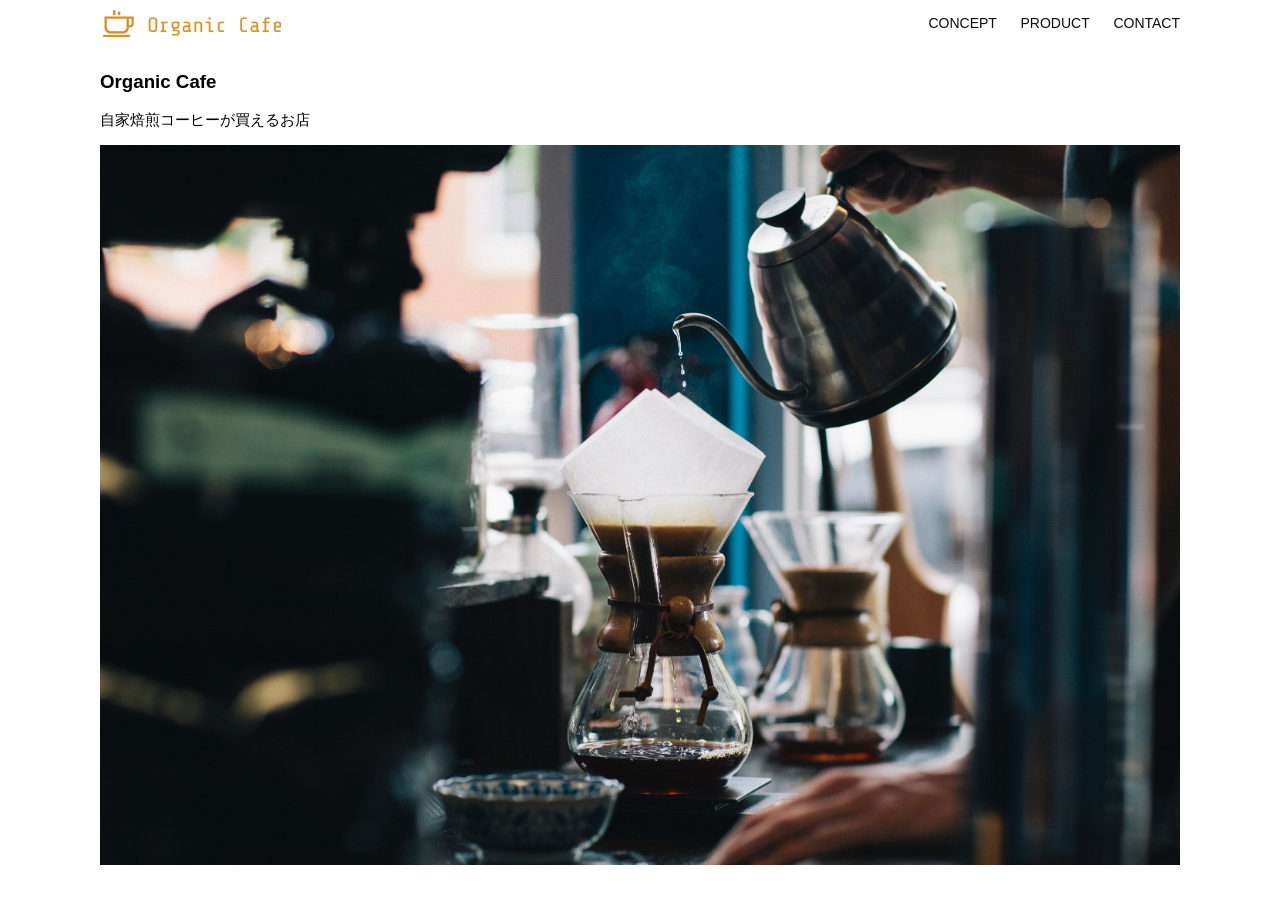
<file: kadai_013/index.html>
<!DOCTYPE html>
<html>
    <head>
        <title>Organic Cafe</title>
        <meta charset="UTF-8">
        <meta name="description" content="自家焙煎のコーヒーがお家で楽しめるOrganic Cafe">
        <meta name="viewport" content="width=device-width,initial-scale=1.0">
        <link rel="stylesheet" href="style.css">
    </head>
    <body>
        <!-- ヘッダー -->
         <header>
            <!-- ロゴ -->
            <a href="index.html" id="logo"><img src="images/logo.png" alt="トップページに戻る"></a>

            <!-- PC用ナビゲーション -->
             <nav id="nav-pc">
                    <a href="index.html#concept">CONCEPT</a>
                    <a href="index.html#product">PRODUCT</a>
                    <a href="index.html#contact">CONTACT</a>
             </nav>
        
<!-- スマホ用メニューボタン -->
 <img id="menu-sp" src="images/button-menu.png" alt="ナビゲーションを開く" onclick="document.getElementById('nav-sp').style.display = 'block'">

 <!-- スマホ用ナビゲーション-->
  <nav id="nav-sp">
    <ul>
        <li>
            <img id="close" src="images/button-close.png" alt="ナビゲーションを閉じる" onclick="document.getElementById('nav-sp').style.display = 'none'">
        </li>
        <li>
            <a id="logo-sp" href="index.html" onclick="document.getElementById('nav-sp').style.display = 'none'">
                <img src="images/logo-sp.png" alt="トップページに戻る">
            </a>
        </li>
        <li>
            <a class="menu" href="index.html#concept" onclick="document.getElementById('nav-sp').style.display = 'none'">CONCEPT</a>
        </li>
        <li>
            <a class="menu" href="index.html#product" onclick="document.getElementById('nav-sp').style.display = 'none'">PRODUCT</a>
        </li>
        <li><a class="menu" href="index.html#contact" onclick="document.getElementById('nav-sp').style.display = 'none'">CONTACT</a>
        </li>
    </ul>
  </nav>
  </header>
   <main>
            <article>
                <!-- メインビジュアル -->
                 <section id="main-visual">
                    <div id="main-message">
                        <h1>Organic Cafe</h1>
                        <p>自家焙煎コーヒーが買えるお店</p>
                    </div>
                    <img src="images/main-image.jpg" alt="コーヒーを淹れる様子">
                 </section>
            </article>
           </main>
  </body>
  </html>
</file>
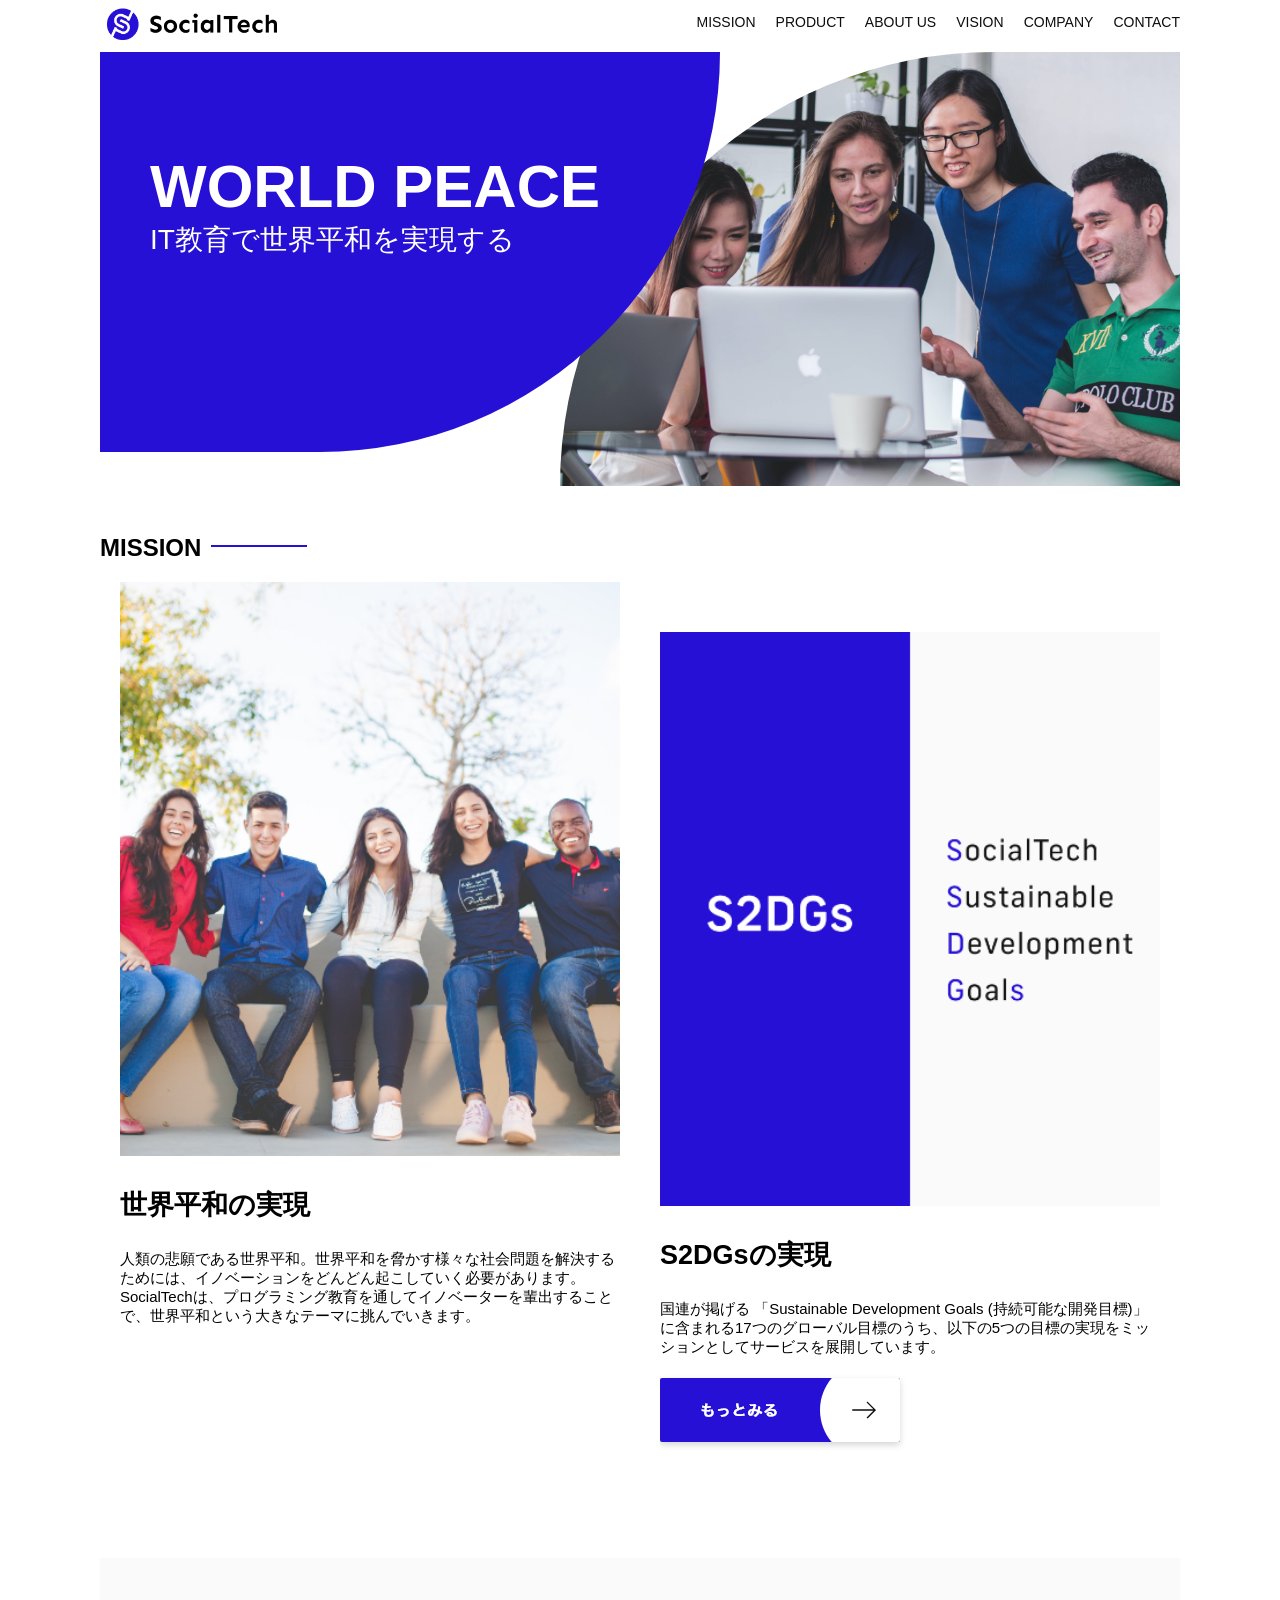
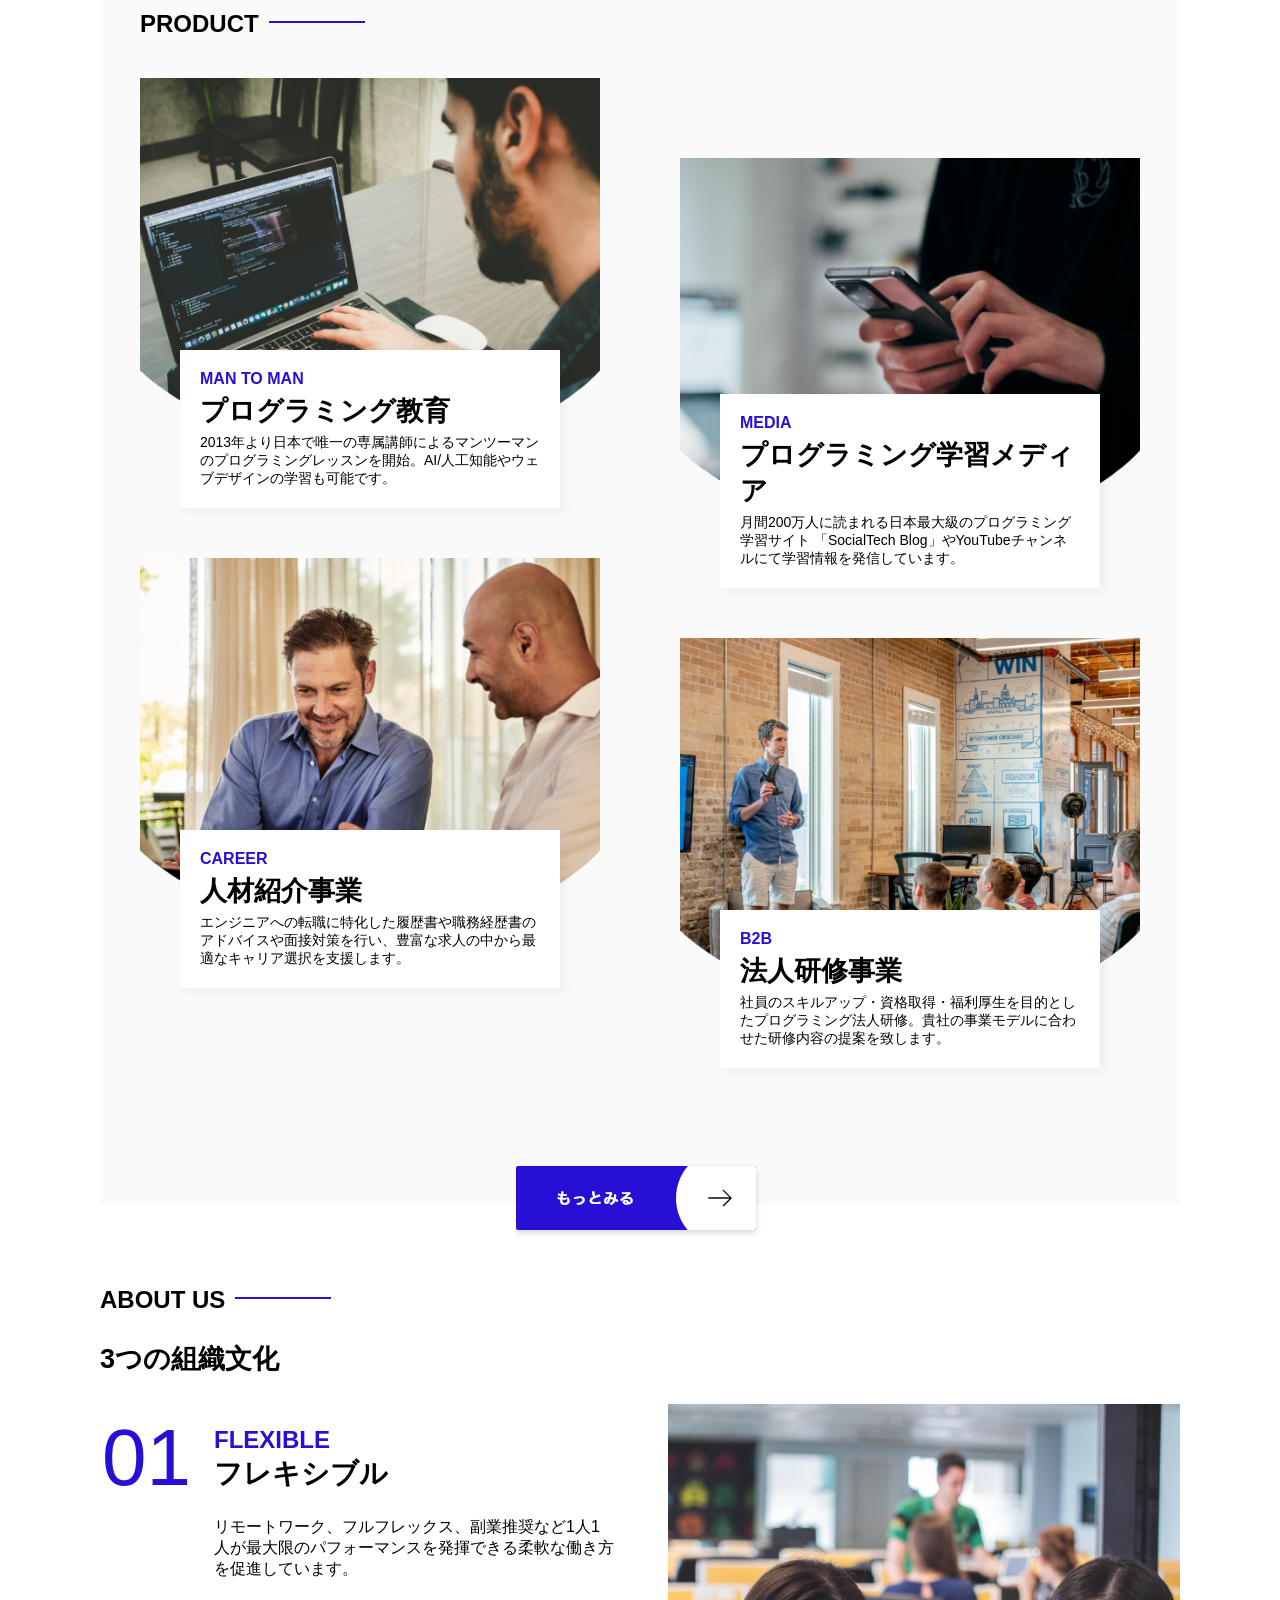
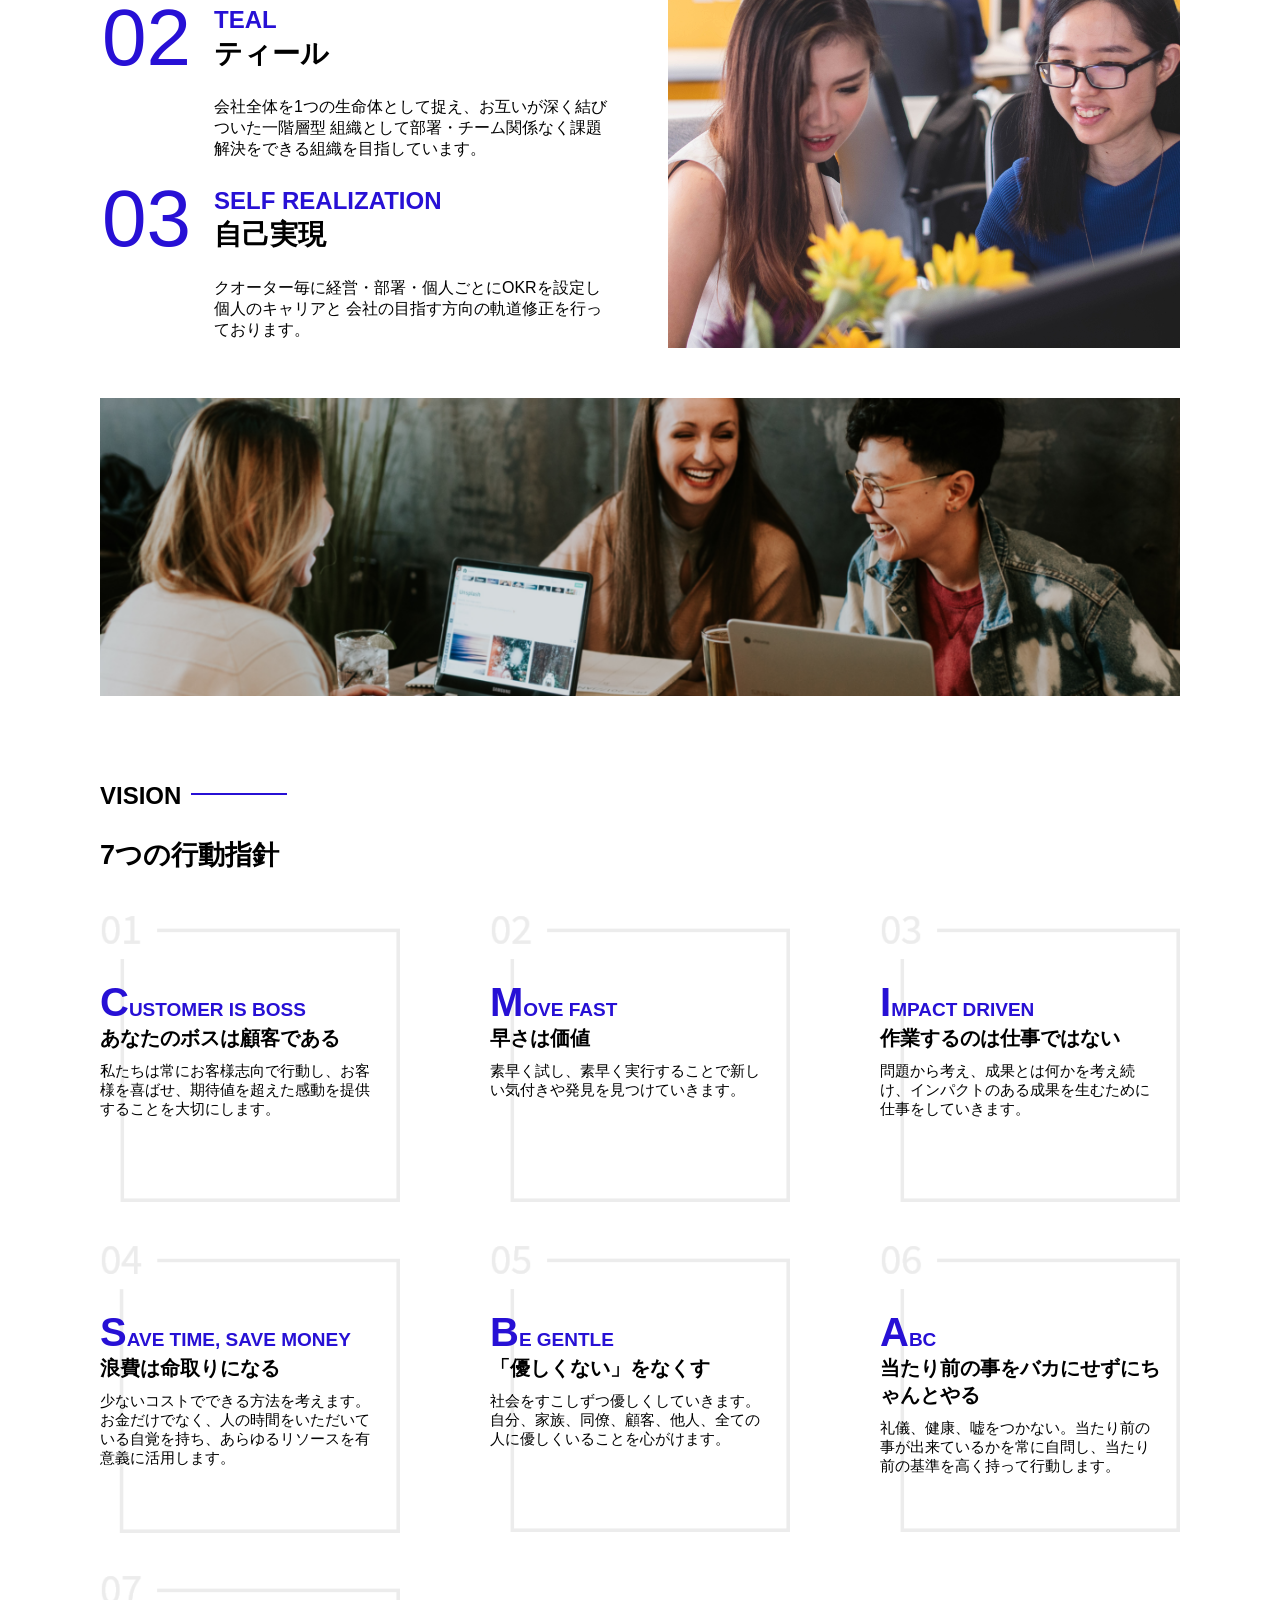
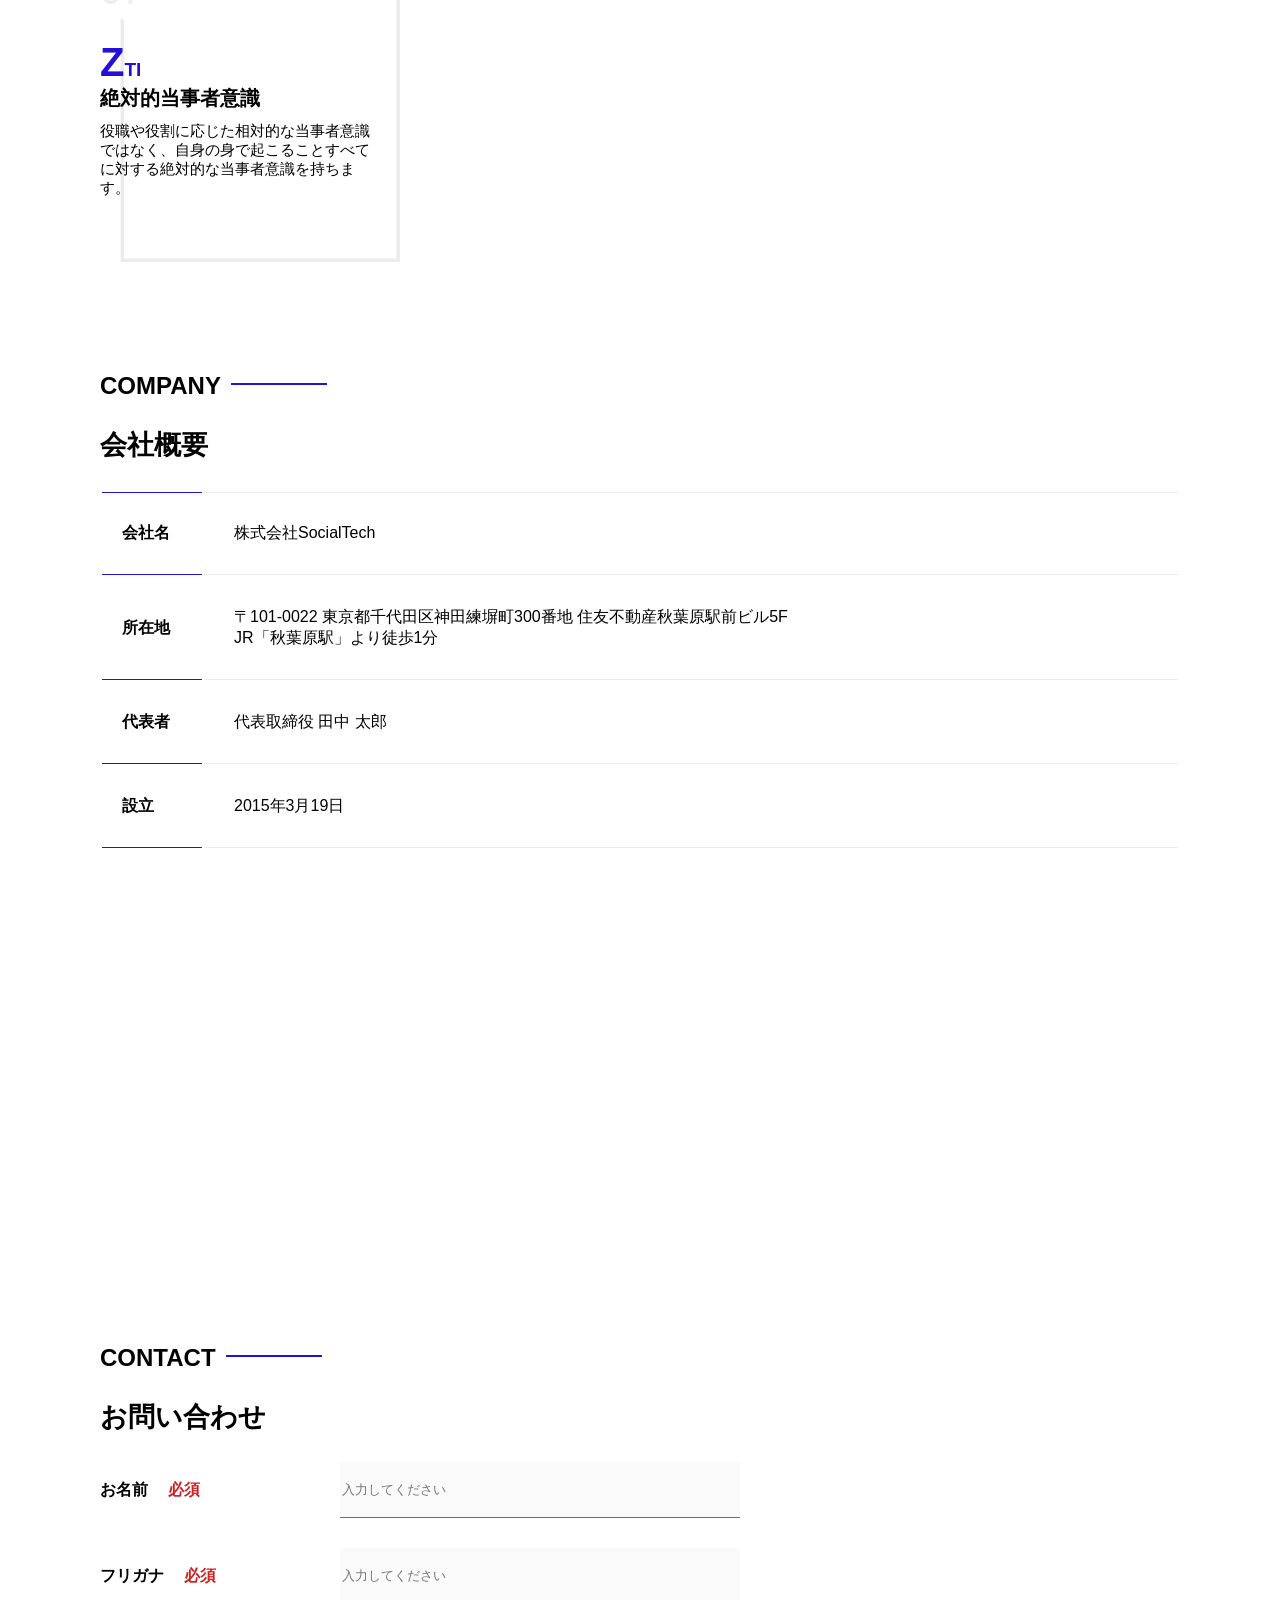
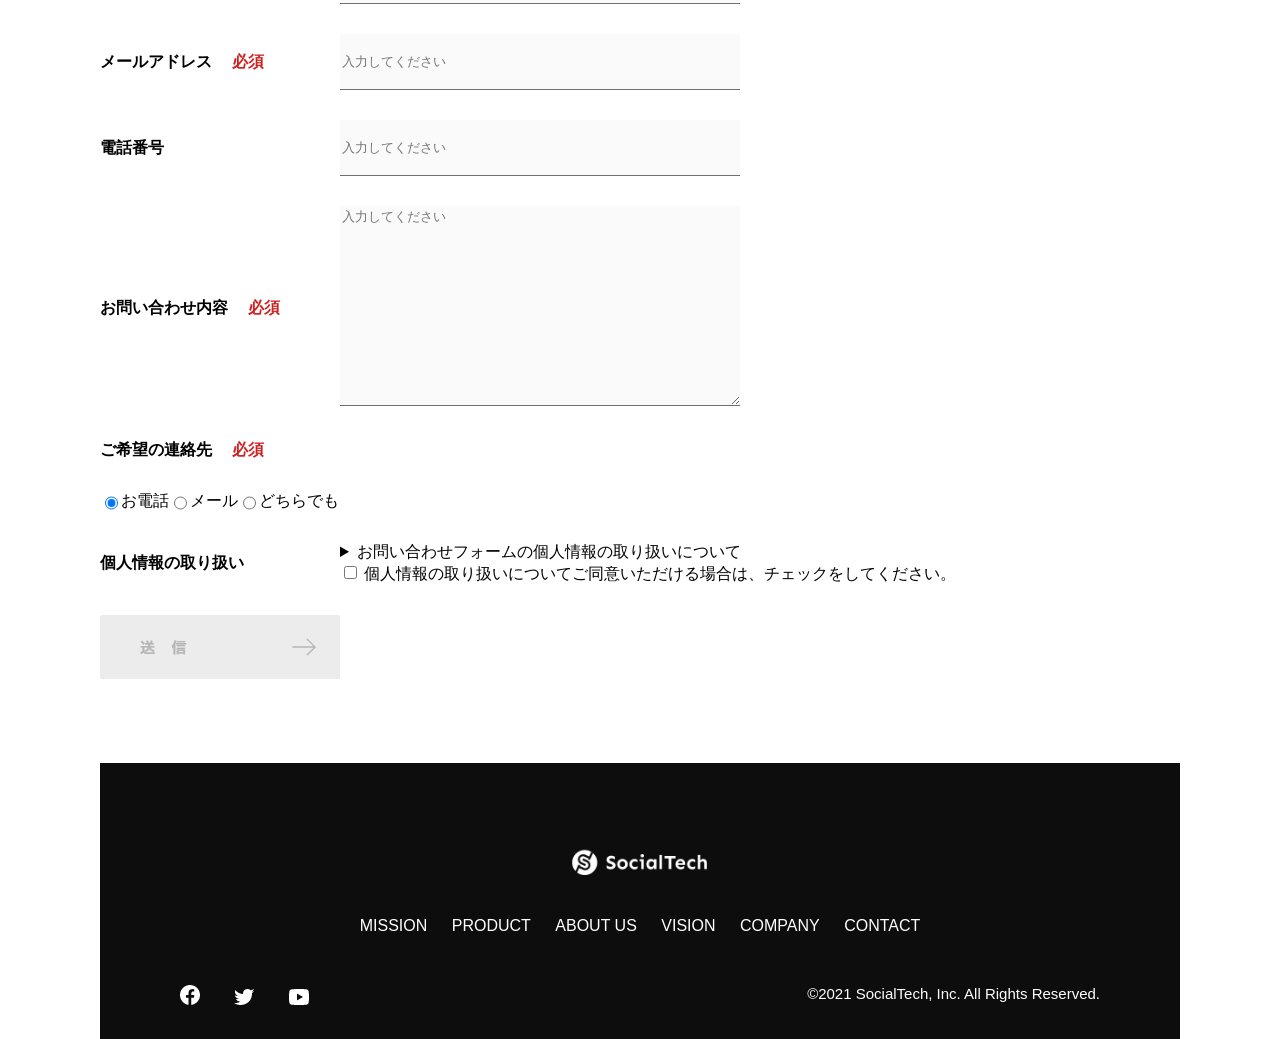
<file: kadai_tutorial_output/index.html>
<!DOCTYPE html>
<html>
<head>
    <title>SocialTech</title>
    <meta charset="UTF-8">
    <meta name="description" content="SocialTechはEdTech業界のリーディングカンパニーを目指します。">
    <meta name="viewport" content="width=device-width, initial-scale=1.0">
    <link rel="stylesheet" href="style.css">
</head>
<body>
    <!-- ヘッダー -->
    <header>
        <!-- ロゴ -->
        <a href="index.html" id="logo"><img src="images/logo.png" alt="トップページに戻る">
        </a>
        <!-- PC用ナビゲーション -->
        <nav id="nav-pc">
            <ul>
                <li><a href="mission.html">MISSION</a></li>
                <li><a href="product.html">PRODUCT</a></li>
                <li><a href="index.html#aboutus">ABOUT US</a></li>
                <li><a href="index.html#vision">VISION</a></li>
                <li><a href="index.html#company">COMPANY</a></li>
                <li><a href="index.html#contact">CONTACT</a></li>
            </ul>
        </nav>
         <!-- スマホ用メニューボタン -->
          <button id="menu-sp" onclick="document.getElementById('nav-sp').style.display = 'block'">
            <img src="images/button-menu.png" alt="ナビゲーションを開く">
          </button>
         <!-- スマホ用ナビゲーション -->
          <div id="nav-sp">
            <button id="close" onclick="document.getElementById('nav-sp').style.display = 'none'">
                <img src="images/button-close.png" alt="ナビゲーションを閉じる">
            </button>

            <nav>
                <ul>
                    <li> <a id="logo-sp" href="index.html" onclick="document.getElementById('nav-sp').style.display = 'none'"><img src="images/logo-sp.png" alt="トップページに戻る"></a>
                    </li>
                    <li><a class="menu" href="mission.html" onclick="document.getElementById('nav-sp').style.display = 'none'">MISSION</a></li>
                    <li><a class="menu" href="product.html" onclick="document.getElementById('nav-sp').style.display = 'none'">PRODUCT</a></li>
                    <li><a class="menu" href="index.html#aboutus" onclick="document.getElementById('nav-sp').style.display = 'none'">ABOUT US</a></li>
                    <li><a class="menu" href="index.html#vision" onclick="document.getElementById('nav-sp').style.display = 'none'">VISION</a></li>
                    <li><a class="menu" href="index.html#company" onclick="document.getElementById('nav-sp').style.display = 'none'">COMPANY</a></li>
                    <li><a class="menu" href="index.html#contact" onclick="document.getElementById('nav-sp').style.display = 'none'">CONTACT</a></li>
                </ul>
            </nav>
            <div id="sns">
                <a href="https://www.facebook.com/sejuku2013">
                    <img src="images/button-facebook.png" alt="Facebookのリンク">
                </a>
                <a href="https://twitter.com/samuraijuku">
                    <img src="images/button-twitter.png" alt="Twitterのリンク">
                </a>
                <a href="https://www.youtube.com/channel/UCCFOQO5aDK0xXam4cUQXT8g">
                    <img src="images/button-youtube.png" alt="YouTubeのリンク">
                </a>
            </div>
          </div>
    </header>
    <main>
        <article>
            <!-- メインビジュアル -->
             <section id="main-visual">
                <div id="main-message">
                    <h1>WORLD PEACE</h1>
                    <p>IT教育で世界平和を実現する</p>
                </div>
                <img src="images/index/index-main.png" alt="PCの周りに集まる多国籍の仲間たち">
             </section>
             <!-- ミッション -->
              <section id="mission">
                <h2 class="index-h2">MISSION</h2>
                <div id="mission-flex">
                    <div>
                        <img id="mission-photo" src="images/index/index-mission.png" alt="屋外のベンチで写真を撮影する多国籍の仲間たち">
                        <h3>世界平和の実現</h3>
                        <p>
                            人類の悲願である世界平和。世界平和を脅かす様々な社会問題を解決するためには、イノベーションをどんどん起こしていく必要があります。SocialTechは、プログラミング教育を通してイノベーターを輩出することで、世界平和という大きなテーマに挑んでいきます。
                        </p>
                    </div>
                    <div>
                        <img id="s2dgs" src="images/index/s2dgs.png" alt="S2DGs">
                        <h3>S2DGsの実現</h3>
                        <p>国連が掲げる 「Sustainable Development Goals (持続可能な開発目標)」に含まれる17つのグローバル目標のうち、以下の5つの目標の実現をミッションとしてサービスを展開しています。</p>
                        <a href="mission.html">
                            <img src="images/button-more.png" alt="もっとみる">
                        </a>
                    </div>
                </div>
              </section>
              <!-- プロダクト -->
               <section id="product">
                 <h2 class="index-h2">PRODUCT</h2>
                  <div class="product-flex">
                    <div id="product-left">
                        <div>
                                <img class="product-photo" src="images/index/index-mantoman.png" alt="PCでコードを書く男性">
                                <div class="product-explain">                          
                                    <span>MAN TO MAN</span>
                                    <h3>プログラミング教育</h3>
                                    <p>2013年より日本で唯一の専属講師によるマンツーマンのプログラミングレッスンを開始。AI/人工知能やウェブデザインの学習も可能です。</p>
                                  </div> 
                                </div>
                                <div>
                            <img class="product-photo" src="images/index/index-career.png" alt="笑顔で話し合う2人の男性">
                            <div class="product-explain">
                                <span>CAREER</span>
                                <h3>人材紹介事業</h3>
                                <p>エンジニアへの転職に特化した履歴書や職務経歴書のアドバイスや面接対策を行い、豊富な求人の中から最適なキャリア選択を支援します。</p>
                            </div>                    
                        </div>
                    </div>
                    <div id="product-right">
                        <div>
                     <img class="product-photo" src="images/index/index-media.png" alt="スマートフォンを操作する人">
                     <div class="product-explain">
                        <span>MEDIA</span>
                        <h3>プログラミング学習メディア</h3>
                        <p>月間200万人に読まれる日本最大級のプログラミング学習サイト 「SocialTech Blog」やYouTubeチャンネルにて学習情報を発信しています。</p>
                    </div>
                  </div>
                  <div> 
                    <img class="product-photo" src="images/index/index-b2b.png" alt="講演中の男性とそれを聴く人々">
                    <div class="product-explain">
                    <span>B2B</span>
                    <h3>法人研修事業</h3>
                    <p>社員のスキルアップ・資格取得・福利厚生を目的としたプログラミング法人研修。貴社の事業モデルに合わせた研修内容の提案を致します。</p>
                  </div>
                </div>
              </div>
            </div>
            <div id="product-more">
                <a href="product.html">
                    <img src="images/button-more.png" alt="もっとみる">
                </a>
            </div>
          </section>
          <!-- ABOUT US -->
           <section id="aboutus">
            <h2 class="index-h2">ABOUT US</h2>
            <h3>3つの組織文化</h3>
            <div>
              <table class="culture-table">
                <tr>
                    <td class="culture-num" >01</td>
                    <th><span class="culture-en">FLEXIBLE</span><br>フレキシブル</th>
                </tr>
                <tr>
                    <td>
                        <!--空白のセル-->
                    </td>
                    <td class="culture-description">リモートワーク、フルフレックス、副業推奨など1人1人が最大限のパフォーマンスを発揮できる柔軟な働き方を促進しています。</td>
                </tr>
                <tr>
                    <td class="culture-num">02</td>
                    <th><span class="culture-en">TEAL</span><br>ティール</th>
                </tr>
                <tr>
                    <td>
                        <!--空のセル-->
                    </td>
                    <td class="culture-description">会社全体を1つの生命体として捉え、お互いが深く結びついた一階層型 組織として部署・チーム関係なく課題解決をできる組織を目指しています。</td>
                </tr>
                <tr>
                    <td class="culture-num">03</td>
                    <th><span class="culture-en">SELF REALIZATION</span><br>自己実現</th>
                </tr>
                 <tr>
                    <td>
                        <!--空白のセル-->
                    </td>
                    <td class="culture-description">クオーター毎に経営・部署・個人ごとにOKRを設定し個人のキャリアと 会社の目指す方向の軌道修正を行っております。</td>
                </tr>
              </table>
              <img class="culture-img" src="images/index/index-aboutus1.png" alt="笑顔で話し合う2人の女性">
            </div>
            <img class="culture-img2" src="images/index/index-aboutus2.png" alt="笑顔で話し合う3人の男女">
        </section>
    <!-- VISION -->
    <section id="vision">
        <h2 class="index-h2">VISION</h2>
        <h3>7つの行動指針</h3>
        <div>
            <div class="vision-box">
                <img src="images/index/vision-01.png" alt="01">
                <div>
                    <h4>CUSTOMER IS BOSS</h4>
                    <h5>あなたのボスは顧客である</h5>
                    <p>私たちは常にお客様志向で行動し、お客様を喜ばせ、期待値を超えた感動を提供することを大切にします。</p>
                </div>
            </div>
                <div class="vision-box">
                <img src="images/index/vision-02.png" alt="02">
                <div>
                    <h4>MOVE FAST</h4>
                    <h5>早さは価値</h5>
                    <p>素早く試し、素早く実行することで新しい気付きや発見を見つけていきます。</p>
                </div>
            </div>
            <div class="vision-box">
                <img src="images/index/vision-03.png" alt="03">
                <div>
                    <h4>IMPACT DRIVEN</h4>
                    <h5>作業するのは仕事ではない</h5>
                    <p>問題から考え、成果とは何かを考え続け、インパクトのある成果を生むために仕事をしていきます。</p>
                </div>
            </div> 
            <div class="vision-box">
                <img src="images/index/vision-04.png" alt="04">
                <div>
                    <h4>SAVE TIME, SAVE MONEY</h4>
                    <h5>浪費は命取りになる</h5>
                    <p>少ないコストでできる方法を考えます。お金だけでなく、人の時間をいただいている自覚を持ち、あらゆるリソースを有意義に活用します。</p>
                </div>
            </div>
            <div class="vision-box">
                <img src="images/index/vision-05.png" alt="05">
                <div>
                    <h4>BE GENTLE</h4>
                    <h5>「優しくない」をなくす</h5>
                    <p>社会をすこしずつ優しくしていきます。自分、家族、同僚、顧客、他人、全ての人に優しくいることを心がけます。</p>
                </div>
            </div>
            <div class="vision-box">
                <img src="images/index/vision-06.png" alt="06">
                <div>
                    <h4>ABC</h4>
                    <h5>当たり前の事をバカにせずにちゃんとやる</h5>
                    <p>礼儀、健康、嘘をつかない。当たり前の事が出来ているかを常に自問し、当たり前の基準を高く持って行動します。</p>
                </div>
            </div><div class="vision-box">
                <img src="images/index/vision-07.png" alt="07">
                <div>
                    <h4>ZTI</h4>
                    <h5>絶対的当事者意識</h5>
                    <p>役職や役割に応じた相対的な当事者意識ではなく、自身の身で起こることすべてに対する絶対的な当事者意識を持ちます。</p>
               </div>
             </div>
        </div>
      </section>
      <!-- COMPANY -->
       <section id="company">
        <h2 class="index-h2">COMPANY</h2>
        <h3>会社概要</h3>
        <table id="company-table">
            <tr>
                <th class="tableheader tableheader-first">会社名</th>
                <td class="cell cell-first">株式会社SocialTech</td>
            </tr>
            <tr>
                <th class="tableheader">所在地</th>
                <td class="cell">〒101-0022 東京都千代田区神田練塀町300番地 住友不動産秋葉原駅前ビル5F<br>JR「秋葉原駅」より徒歩1分</td>
            </tr>
            <tr>
                <th class="tableheader">代表者</th>
                <td class="cell">代表取締役 田中 太郎</td>
            </tr>
            <tr>
                <th class="tableheader">設立</th>
                <td class="cell">2015年3月19日</td>
            </tr>
        </table>
     <iframe class="map"
    src="https://www.google.com/maps/embed?pb=!1m18!1m12!1m3!1d3240.0645507581066!2d139.7708788!3d35.7000291!2m3!1f0!2f0!3f0!3m2!1i1024!2i768!4f13.1!3m3!1m2!1s0x60188c04f0201e11%3A0x3ad1aca61e68b3f2!2z5L2P5Y-L5LiN5YuV55Sj56eL6JGJ5Y6f44OT44Or!5e0!3m2!1sja!2sjp!4v1779708481824!5m2!1sja!2sjp"  
    style="border: 0" allowfullscreen="" loading="lazy">
    </iframe>
       </section>
    <!-- お問い合わせフォーム -->
    <section id="contact">
        <h2 class="index-h2">CONTACT</h2>
        <h3>お問い合わせ</h3>
        <form>
            <div>
                <div class="contact-heading">
                    <label class="contact-label">お名前<span class="contact-span">必須</span></label>
                </div>
                <div>
                    <input type="text" name="name" placeholder="入力してください" class="contact-textbox">
                </div>
            </div>
            <div>
                <div class="contact-heading">
                    <label class="contact-label">フリガナ<span class="contact-span">必須</span></label>
                </div>
                <div>
                    <input type="text" name="hurigana" placeholder="入力してください" class="contact-textbox">
                </div>
            </div>
            <div>
            <div class="contact-heading">
                <label class="contact-label">メールアドレス<span class="contact-span">必須</span></label>
            </div>
            <div>
                <input type="text" name="email" placeholder="入力してください" class="contact-textbox">
                </div>
            </div>
            <div>
            <div class="contact-heading">
                <label class="contact-label">電話番号</label>
            </div>
            <div>
                <input type="text" name="tel" placeholder="入力してください" class="contact-textbox">
                </div>
            </div>
            <div>
                <div class="contact-heading">
                    <label class="contact-label">お問い合わせ内容<span class="contact-span">必須</span></label>
                </div>
                <div>
                    <textarea class="contact-textarea" placeholder="入力してください" name="message"></textarea>
                </div>
            </div>
            <div>
                <div class="contact-heading">
                  <label class="contact-label">ご希望の連絡先<span class="contact-span">必須</span></label></div>
            </div>
            <div>
                <input class="radiobutton" type="radio" value="tel" name="contact" checked><label>お電話</label>
                <input class="radiobutton" type="radio" value="mail" name="contact"><label>メール</label>
                <input class="radiobutton" type="radio" value="both" name="contact"><label>どちらでも</label> 
            </div>
        </div>
        <div>
            <div class="contact-heading">
                <label class="contact-label">個人情報の取り扱い</label>
            </div>
            <div>
                <details>
                    <summary>お問い合わせフォームの個人情報の取り扱いについて</summary>
                    <div>
                        <dl>
                            <dt>１．組織の名称又は氏名</dt>
                            <dd>株式会社SocialTech</dd>
                            <dt>２．個人情報保護管理者（若しくはその代理人）の氏名又は職名、所属及び連絡先</dt>
                            <dd>
                                <p>鈴木 一郎 コーポレート部</p>
                                <p>メールアドレス：samurai@example.com</p>
                                <p>TEL：03-1234-5678</p>
                            </dd>
                            <dt>３．個人情報の利用目的</dt>
                            <dd>
                                <ul>
                                    <li>・本サービス及び本サービスに関連する情報の提供又はそれらに関する連絡のため</li>
                                    <li>・ユーザーの本人確認のため</li>
                                    <li>・当社サービスのご案内のため</li>
                                    <li>・当社の商品等の広告または宣伝（電子メールによるものを含むものとします。）</li>
                                </ul>
                            </dd>
                            <dt>４．個人情報の取り扱い業務の委託</dt>
                            <dd>個人情報の取扱業務の全部または一部を外部に業務委託する場合があります。その際、弊社は、個人情報を適切に保護できる管理体制を敷き実行していることを条件として委託先を厳選したうえで、機密保持契約を委託先と締結し、お客様の個人情報を厳密に管理させます。</dd>
                            <dt>５．個人情報の開示等の請求</dt>
                            <dd>お客様は、弊社に対してご自身の個人情報の開示等（利用目的の通知、開示、内容の訂正・追加・削除、利用の停止または消去、第三者への提供の停止）に関して、当社問合わせ窓口に申し出ることができます。<br>
                         その際、弊社はお客様ご本人を確認させていただいたうえで、合理的な期間内に対応いたします。<br>
                         なお、個人情報に関する弊社問合わせ先は、次の通りです。
                        </dd>
                        <dd>
                            <p>株式会社SocialTech　個人情報問合せ窓口</p>
                            <p>〒150-0043　東京都千代田区神田練塀町300番地 住友不動産秋葉原駅前ビル5F</p>
                            <p>メールアドレス：samurai@example.com　TEL：03-1234-5678</p>
                        </dd>

                        <dt>６．個人情報を提供されることの任意性について</dt>
                        <dd>お客様がご自身の個人情報を弊社に提供されるか否かは、お客様のご判断によりますが、もしご提供されない場合には、適切なサービスが提供できない場合がありますので予めご了承ください。</dd>
                        </dl>
                    </div>
                </details>
                <input type="checkbox" name="agree">
                <span>個人情報の取り扱いについてご同意いただける場合は、チェックをしてください。</span>
            </div>
        </div>
        <input type="image" src="images/button-submit.png" alt="送信する">
        </form>
    </section>
    </article>
  </main>

  <footer>
    <div id="footer-logo">
        <img src="images/logo-sp.png" alt="SocialTech">
    </div>
    <div id="footer-link">
        <a href="mission.html">MISSION</a>
        <a href="product.html">PRODUCT</a>
        <a href="index.html#aboutus">ABOUT US</a>
        <a href="index.html#vision">VISION</a>
        <a href="index.html#company">COMPANY</a>
        <a href="index.html#contact">CONTACT</a>
    </div>
       <div id="sns-footer">
        <div class="sns-btns">
            <a href="https://www.facebook.com/sejuku2013"><img src="images/button-facebook.png" alt="Facebookのリンク"></a>
            <a href="https://twitter.com/samuraijuku"><img src="images/button-twitter.png" alt="Twitterのリンク"></a>
            <a href="https://www.youtube.com/channel/UCCFOQO5aDK0xXam4cUQXT8g"><img src="images/button-youtube.png" alt="YouTubeのリンク"></a>
        </div>
        <p id="copyright">&copy;2021 SocialTech, Inc. All Rights Reserved.</p>
       </div>
  </footer>
</body>

</html>
</file>
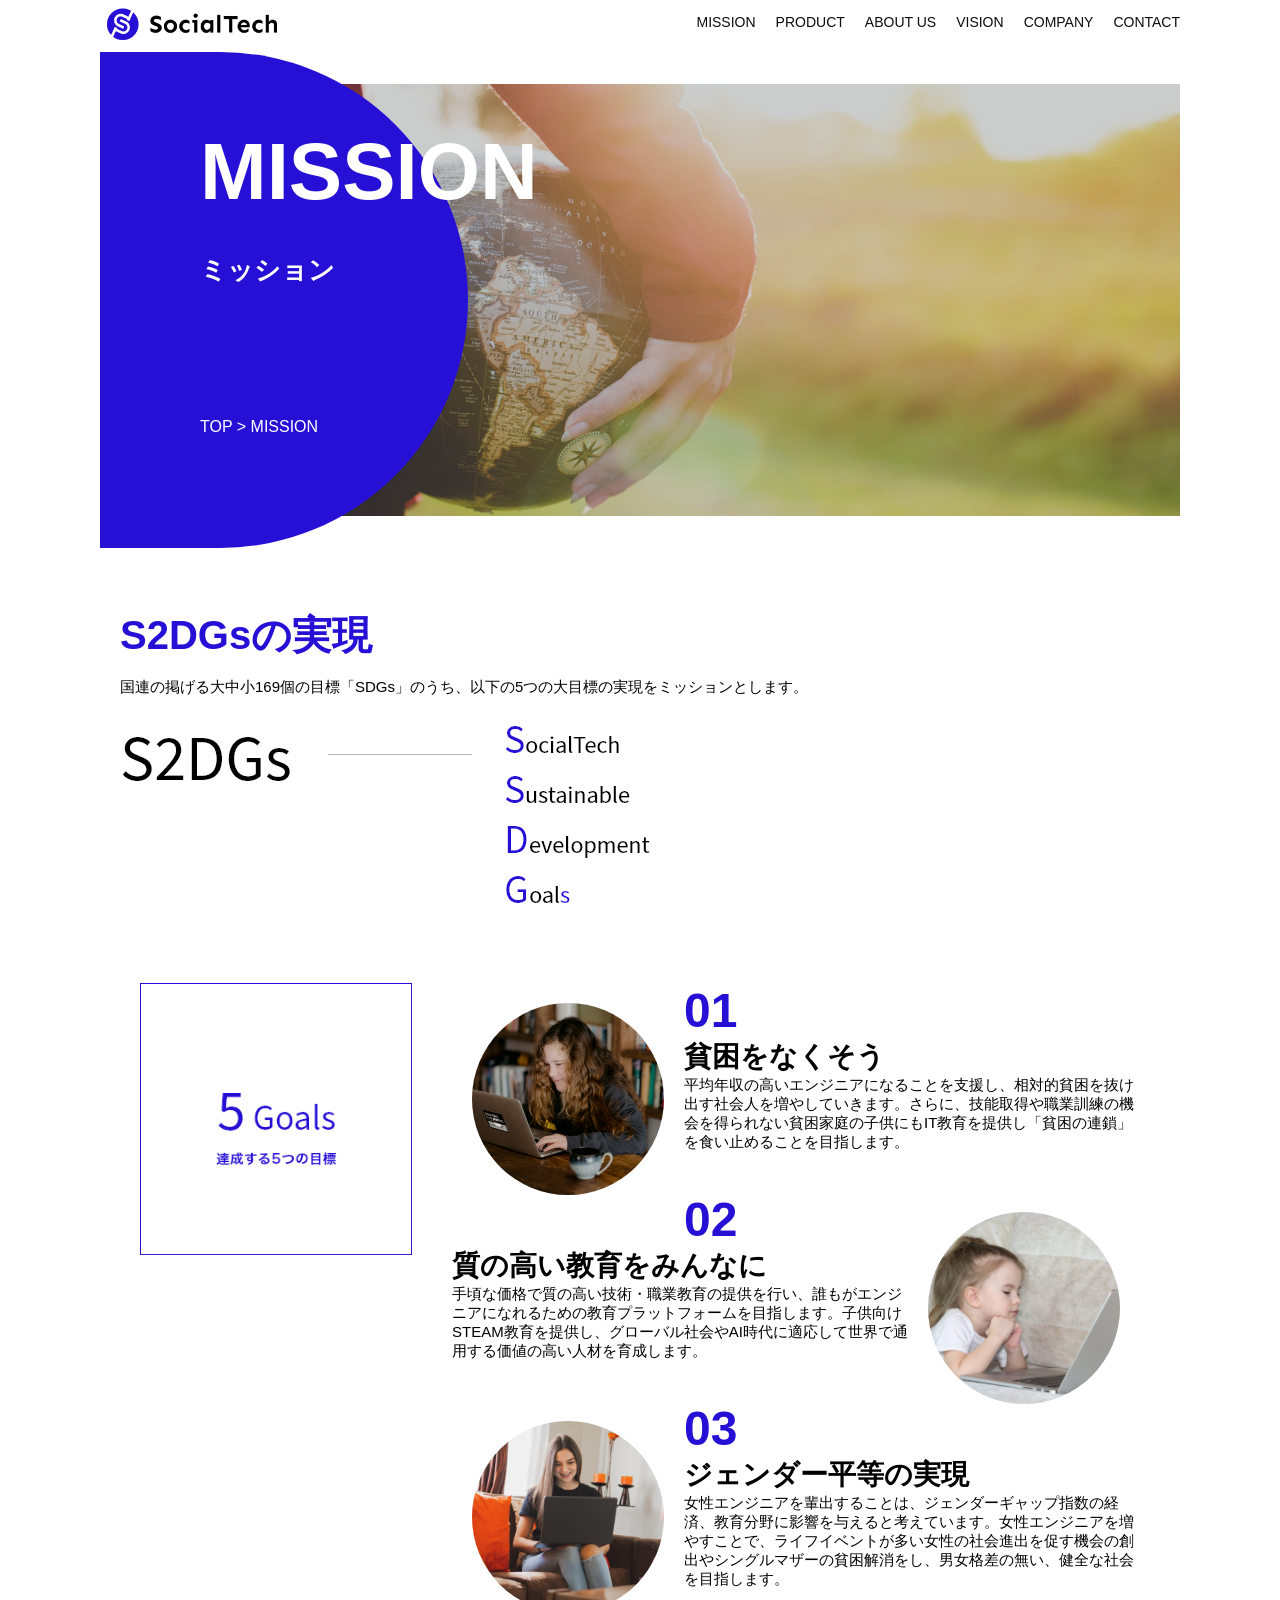
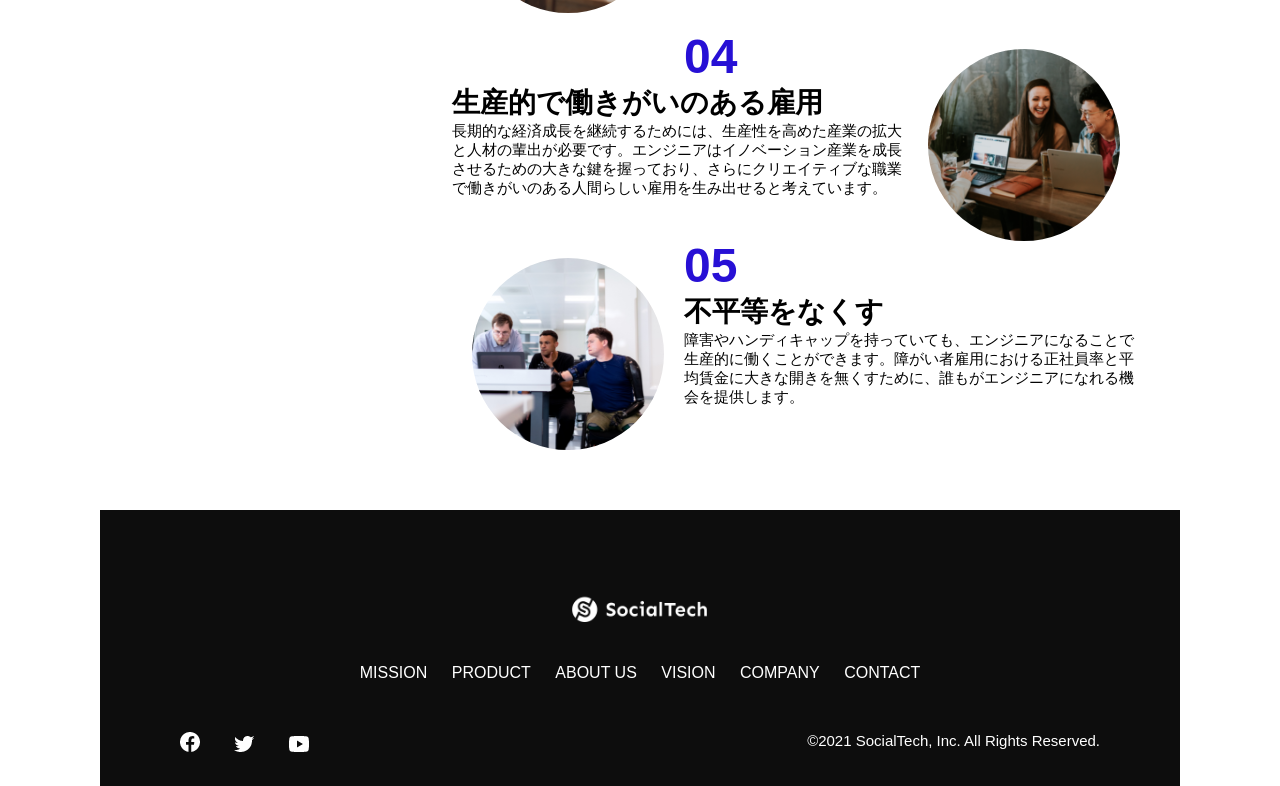
<file: kadai_tutorial_output/mission.html>
<!DOCTYPE html>
<html>
  <head>
    <title>SocialTech - MISSION ミッション -</title>
    <meta charset="utf-8">
    <meta name="description" content="SocialTechが目指す5つの目標（S2DGs）を紹介します">
    <meta name="viewport" content="width=device-width, initial-scale=1.0">
    <link rel="stylesheet" href="style.css">
  </head>

  <body>
    <!-- ヘッダー -->
    <header>
      <!-- ロゴ -->
      <a href="index.html" id="logo">
        <img src="images/logo.png" alt="トップページに戻る">
      </a>

      <!-- PC用ナビゲーション -->
      <nav id="nav-pc">
        <ul>
          <li><a href="mission.html">MISSION</a></li>
          <li><a href="product.html">PRODUCT</a></li>
          <li><a href="index.html#aboutus">ABOUT US</a></li>
          <li><a href="index.html#vision">VISION</a></li>
          <li><a href="index.html#company">COMPANY</a></li>
          <li><a href="index.html#contact">CONTACT</a></li>
        </ul>
      </nav>

      <!-- スマホ用メニューボタン -->
      <button id="menu-sp" onclick="document.getElementById('nav-sp').style.display = 'block'">
        <img src="images/button-menu.png" alt="ナビゲーションを開く">
      </button>

      <!-- スマホ用ナビゲーション -->
      <div id="nav-sp">
        <button id="close" onclick="document.getElementById('nav-sp').style.display = 'none'">
          <img src="images/button-close.png" alt="ナビゲーションを閉じる">
        </button>

        <nav>
          <ul>
            <li>
              <a id="logo-sp" href="index.html" onclick="document.getElementById('nav-sp').style.display = 'none'"><img src="images/logo-sp.png" alt="トップページに戻る"></a>
            </li>
            <li><a class="menu" href="mission.html" onclick="document.getElementById('nav-sp').style.display = 'none'">MISSION</a></li>
            <li><a class="menu" href="product.html" onclick="document.getElementById('nav-sp').style.display = 'none'">PRODUCT</a></li>
            <li><a class="menu" href="index.html#aboutus" onclick="document.getElementById('nav-sp').style.display = 'none'">ABOUT US</a></li>
            <li><a class="menu" href="index.html#vision" onclick="document.getElementById('nav-sp').style.display = 'none'">VISION</a></li>
            <li><a class="menu" href="index.html#company" onclick="document.getElementById('nav-sp').style.display = 'none'">COMPANY</a></li>
            <li><a class="menu" href="index.html#contact" onclick="document.getElementById('nav-sp').style.display = 'none'">CONTACT</a></li>
          </ul>
        </nav>
        <div id="sns">
          <a href="https://www.facebook.com/sejuku2013">
            <img src="images/button-facebook.png" alt="Facebookのリンク">
          </a>
          <a href="https://twitter.com/samuraijuku">
            <img src="images/button-twitter.png" alt="Twitterのリンク">
          </a>
          <a href="https://www.youtube.com/channel/UCCFOQO5aDK0xXam4cUQXT8g">
            <img src="images/button-youtube.png" alt="YouTubeのリンク">
          </a>
        </div>
      </div>
    </header>

    <main>
      <article>
        <section id="mission-main">
            <div class="mission-main-inner">
                <div id="mission-title">
                    <h1>MISSION<br><span>ミッション</span></h1>
                    <p>TOP > MISSION</p>
                </div>
            </div>
        </section>

        <section id="mission-s2dgs">
            <h2 class="mission-h2">S2DGsの実現</h2>
            <p>国連の掲げる大中小169個の目標「SDGs」のうち、以下の5つの大目標の実現をミッションとします。</p>
            <img src="images/mission/mission-s2dgs.png" alt="S2DGs">
        </section>

        <section id="mission-five-goals">
          <div class="five-goals-image">
            <img src="images/mission/mission-5goals.png" alt="5Goals">
          </div>
          <div class="five-goals-read">
            <div>
              <img class="fivegoals-image-left" src="images/mission/mission-5goals01.png" alt="PCを操作する女の子">
              <span class="fivegoals-number">01</span>
              <h3 class="fivegoals-h3">貧困をなくそう</h3>
              <p class="fivegoals-p">平均年収の高いエンジニアになることを支援し、相対的貧困を抜け出す社会人を増やしていきます。さらに、技能取得や職業訓練の機会を得られない貧困家庭の子供にもIT教育を提供し「貧困の連鎖」を食い止めることを目指します。</p>
            </div>
            <div>
              <img class="fivegoals-image-right" src="images/mission/mission-5goals02.png" alt="PCを見つめる小さい女の子">
              <span class="fivegoals-number">02</span>
              <h3 class="fivegoals-h3">質の高い教育をみんなに</h3>
              <p class="fivegoals-p">手頃な価格で質の高い技術・職業教育の提供を行い、誰もがエンジニアになれるための教育プラットフォームを目指します。子供向けSTEAM教育を提供し、グローバル社会やAI時代に適応して世界で通用する価値の高い人材を育成します。</p>
          </div>
            <div>
              <img class="fivegoals-image-left" src="images/mission/mission-5goals03.png" alt="PCを操作する女性">
              <span class="fivegoals-number">03</span>
              <h3 class="fivegoals-h3">ジェンダー平等の実現</h3>
              <p class="fivegoals-p">女性エンジニアを輩出することは、ジェンダーギャップ指数の経済、教育分野に影響を与えると考えています。女性エンジニアを増やすことで、ライフイベントが多い女性の社会進出を促す機会の創出やシングルマザーの貧困解消をし、男女格差の無い、健全な社会を目指します。</p>
              </div>
            <div>
              <img class="fivegoals-image-right" src="images/mission/mission-5goals04.png" alt="笑顔で話し合う3人の男女">
              <span class="fivegoals-number">04</span>
              <h3 class="fivegoals-h3">生産的で働きがいのある雇用</h3>
              <p class="fivegoals-p">長期的な経済成長を継続するためには、生産性を高めた産業の拡大と人材の輩出が必要です。エンジニアはイノベーション産業を成長させるための大きな鍵を握っており、さらにクリエイティブな職業で働きがいのある人間らしい雇用を生み出せると考えています。</p>
              </div>
              <div>
               <img class="fivegoals-image-left" src="images/mission/mission-5goals05.png" alt="障害を持つ男性が生き生きと働く様子">
               <span class="fivegoals-number">05</span>
               <h3 class="fivegoals-h3">不平等をなくす</h3>
               <p class="fivegoals-p">障害やハンディキャップを持っていても、エンジニアになることで生産的に働くことができます。障がい者雇用における正社員率と平均賃金に大きな開きを無くすために、誰もがエンジニアになれる機会を提供します。</p>
             </div>
          </div>

      </section>   
      </article>
    </main>

    <footer>
      <div id="footer-logo">
        <img src="images/logo-sp.png" alt="SocialTech">
      </div>
      <div id="footer-link">
        <a href="mission.html">MISSION</a>
        <a href="product.html">PRODUCT</a>
        <a href="index.html#aboutus">ABOUT US</a>
        <a href="index.html#vision">VISION</a>
        <a href="index.html#company">COMPANY</a>
        <a href="index.html#contact">CONTACT</a>
      </div>
      <div id="sns-footer">
        <div class="sns-btns">
          <a href="https://www.facebook.com/sejuku2013"><img src="images/button-facebook.png" alt="Facebookのリンク"></a>
          <a href="https://twitter.com/samuraijuku"><img src="images/button-twitter.png" alt="Twitterのリンク"></a>
          <a href="https://www.youtube.com/channel/UCCFOQO5aDK0xXam4cUQXT8g"><img src="images/button-youtube.png" alt="YouTubeのリンク"></a>
        </div>
        <p id="copyright">&copy;2021 SocialTech, Inc. All Rights Reserved.</p>
      </div>
    </footer>

  </body>
</html>
</file>
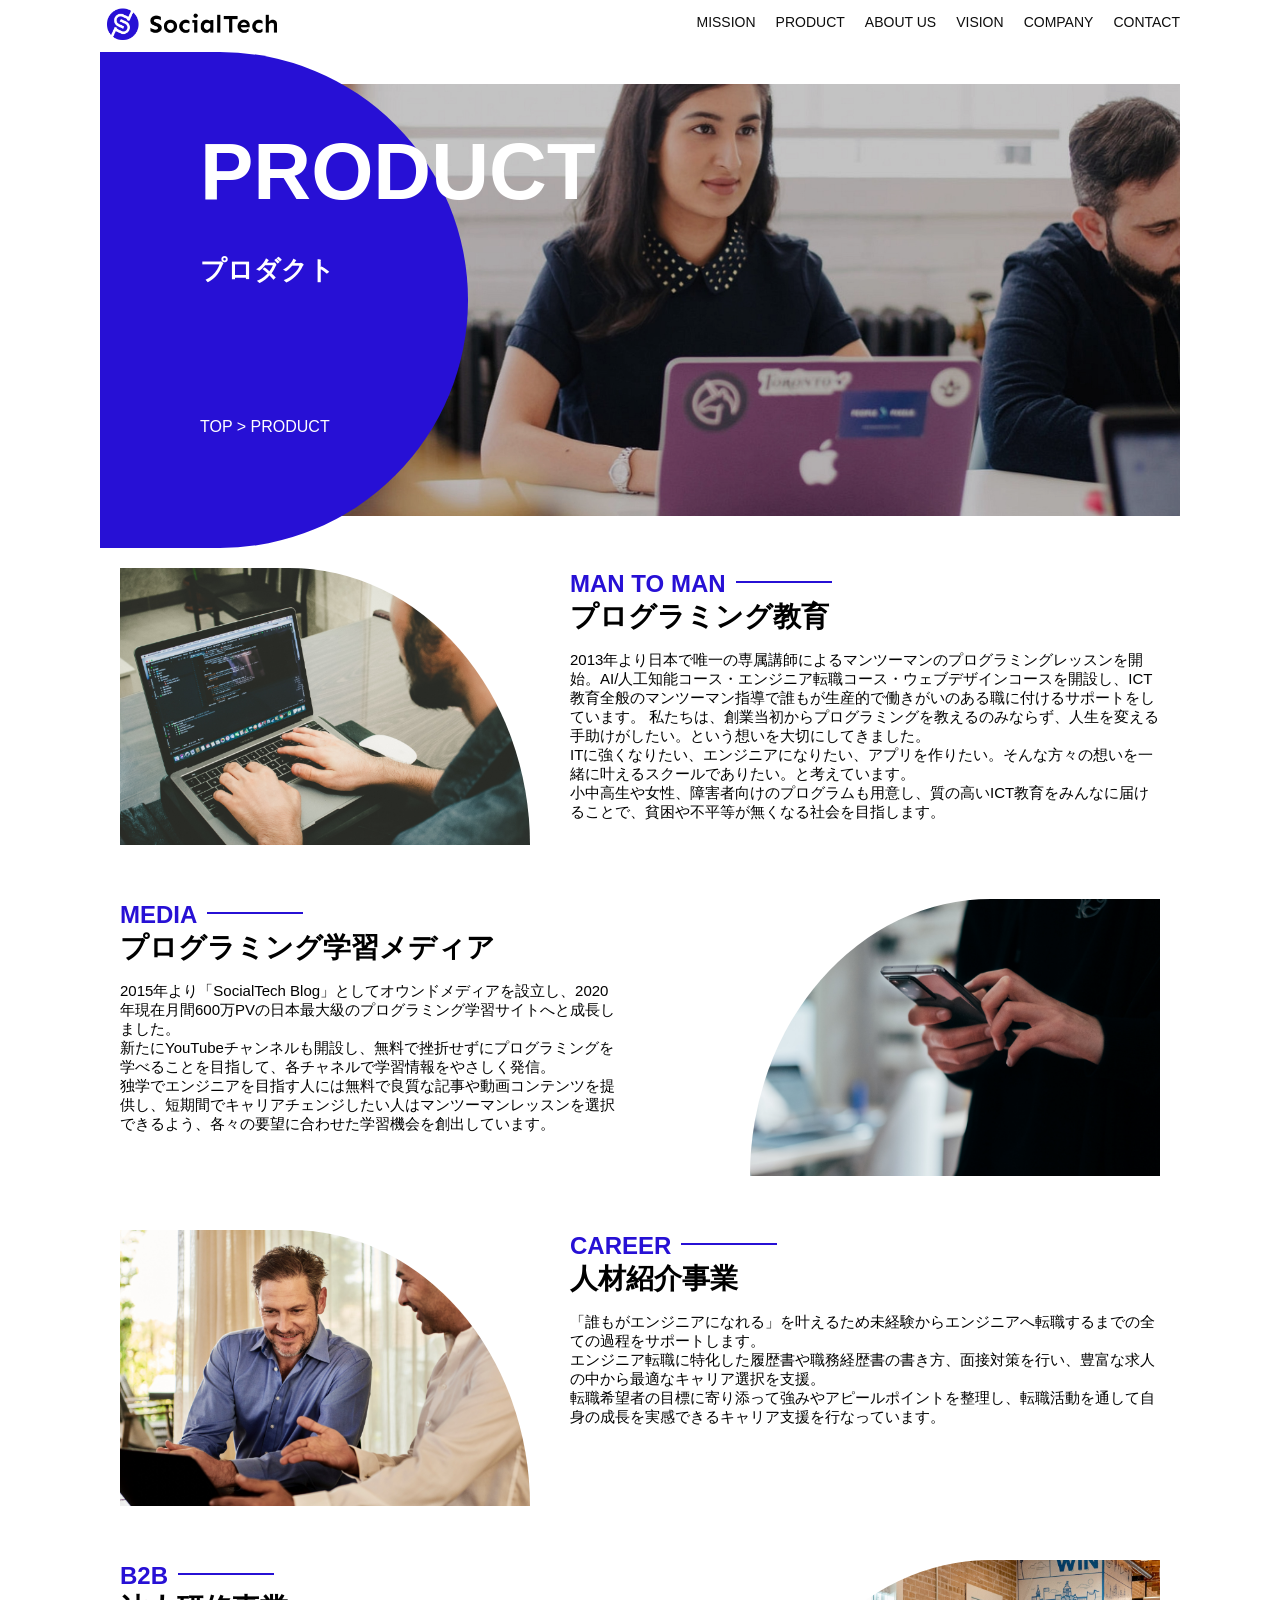
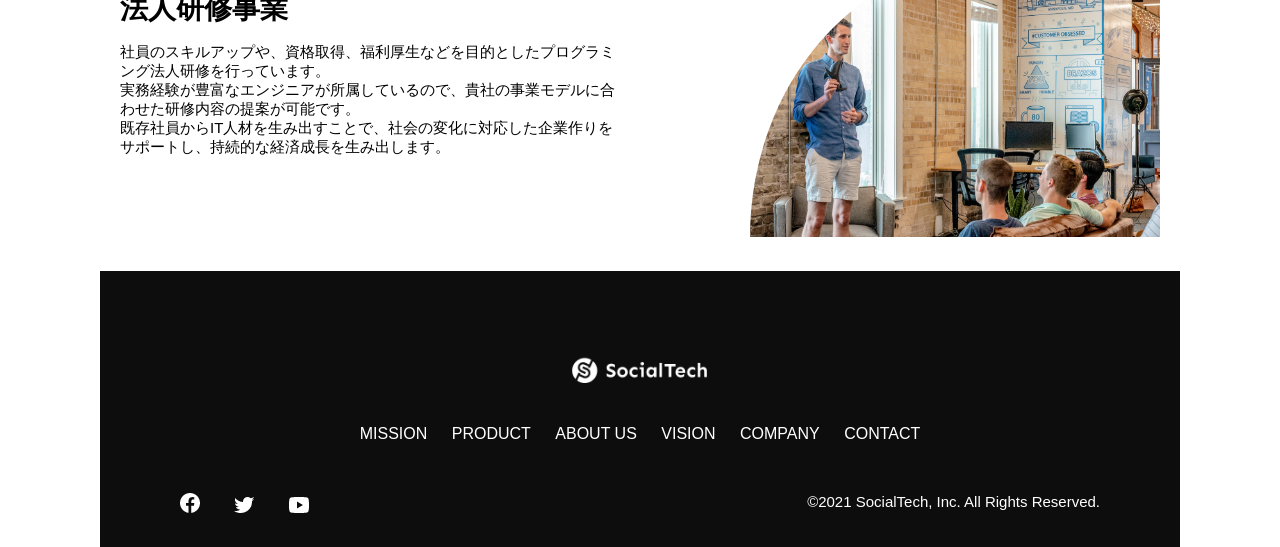
<file: kadai_tutorial_output/product.html>
<!DOCTYPE html>
<html>
<head>
    <title>SocialTech -PRODUCT プロダクト-</title>
    <meta charset="UTF-8">
    <meta name="description" content="SocialTechの4つのプロダクトを紹介します。">
    <meta name="viewport" content="width=device-width, initial-scale=1.0">
    <link rel="stylesheet" href="style.css">
</head>
<body>
    <!-- ヘッダー -->
    <header>
        <!-- ロゴ -->
        <a href="index.html" id="logo"><img src="images/logo.png" alt="トップページに戻る">
        </a>
        <!-- PC用ナビゲーション -->
        <nav id="nav-pc">
            <ul>
                <li><a href="mission.html">MISSION</a></li>
                <li><a href="product.html">PRODUCT</a></li>
                <li><a href="index.html#aboutus">ABOUT US</a></li>
                <li><a href="index.html#vision">VISION</a></li>
                <li><a href="index.html#company">COMPANY</a></li>
                <li><a href="index.html#contact">CONTACT</a></li>
            </ul>
        </nav>
         <!-- スマホ用メニューボタン -->
          <button id="menu-sp" onclick="document.getElementById('nav-sp').style.display = 'block'">
            <img src="images/button-menu.png" alt="ナビゲーションを開く">
          </button>
         <!-- スマホ用ナビゲーション -->
          <div id="nav-sp">
            <button id="close" onclick="document.getElementById('nav-sp').style.display = 'none'">
                <img src="images/button-close.png" alt="ナビゲーションを閉じる">
            </button>

            <nav>
                <ul>
                    <li> <a id="logo-sp" href="index.html" onclick="document.getElementById('nav-sp').style.display = 'none'"><img src="images/logo-sp.png" alt="トップページに戻る"></a>
                    </li>
                    <li><a class="menu" href="mission.html" onclick="document.getElementById('nav-sp').style.display = 'none'">MISSION</a></li>
                    <li><a class="menu" href="product.html" onclick="document.getElementById('nav-sp').style.display = 'none'">PRODUCT</a></li>
                    <li><a class="menu" href="index.html#aboutus" onclick="document.getElementById('nav-sp').style.display = 'none'">ABOUT US</a></li>
                    <li><a class="menu" href="index.html#vision" onclick="document.getElementById('nav-sp').style.display = 'none'">VISION</a></li>
                    <li><a class="menu" href="index.html#company" onclick="document.getElementById('nav-sp').style.display = 'none'">COMPANY</a></li>
                    <li><a class="menu" href="index.html#contact" onclick="document.getElementById('nav-sp').style.display = 'none'">CONTACT</a></li>
                </ul>
            </nav>
            <div id="sns">
                <a href="https://www.facebook.com/sejuku2013">
                    <img src="images/button-facebook.png" alt="Facebookのリンク">
                </a>
                <a href="https://twitter.com/samuraijuku">
                    <img src="images/button-twitter.png" alt="Twitterのリンク">
                </a>
                <a href="https://www.youtube.com/channel/UCCFOQO5aDK0xXam4cUQXT8g">
                    <img src="images/button-youtube.png" alt="YouTubeのリンク">
                </a>
            </div>
          </div>
    </header>

    <main>
        <article>
            <section id="product-main">
                <div class="product-main-inner">
                    <div id="product-title">
                        <h1>PRODUCT<br><span>プロダクト</span></h1>
                        <p>TOP > PRODUCT</p>
                    </div>
                </div>
            </section>

            <section class="product-section product-section-left">
                <div class="product-section-img">
                    <img src="images/product/product-mantoman.png" alt="PCでコードを書く男性">
                </div>
                <div class="product-read">
                    <h2 class="product-h2">MAN TO MAN</h2>
                    <h3 class="product-h3">プログラミング教育</h3>
                    <p>
                      2013年より日本で唯一の専属講師によるマンツーマンのプログラミングレッスンを開始。AI/人工知能コース・エンジニア転職コース・ウェブデザインコースを開設し、ICT教育全般のマンツーマン指導で誰もが生産的で働きがいのある職に付けるサポートをしています。 私たちは、創業当初からプログラミングを教えるのみならず、人生を変える手助けがしたい。という想いを大切にしてきました。<br>ITに強くなりたい、エンジニアになりたい、アプリを作りたい。そんな方々の想いを一緒に叶えるスクールでありたい。と考えています。<br>小中高生や女性、障害者向けのプログラムも用意し、質の高いICT教育をみんなに届けることで、貧困や不平等が無くなる社会を目指します。
                    </p>
                </div>
            </section>

            <section class="product-section product-section-right">
                <div class="product-read">
                    <h2 class="product-h2">MEDIA</h2>
                    <h3 class="product-h3">プログラミング学習メディア</h3>
                    <p>
                        2015年より「SocialTech Blog」としてオウンドメディアを設立し、2020年現在月間600万PVの日本最大級のプログラミング学習サイトへと成長しました。<br>新たにYouTubeチャンネルも開設し、無料で挫折せずにプログラミングを学べることを目指して、各チャネルで学習情報をやさしく発信。<br>独学でエンジニアを目指す人には無料で良質な記事や動画コンテンツを提供し、短期間でキャリアチェンジしたい人はマンツーマンレッスンを選択できるよう、各々の要望に合わせた学習機会を創出しています。</p>
                </div>
                <div class="product-section-img">
                    <img src="images/product/product-media.png" alt="スマートフォンを操作する人">
                </div>
            </section>
            <section class="product-section product-section-left">
                <div class="product-section-img">
                    <img src="images/product/product-career.png" alt="笑顔で話し合う2人の男性">
                </div>
                <div class="product-read">
                    <h2 class="product-h2">CAREER</h2>
                    <h3 class="product-h3">人材紹介事業</h3>
                    <p>「誰もがエンジニアになれる」を叶えるため未経験からエンジニアへ転職するまでの全ての過程をサポートします。<br>エンジニア転職に特化した履歴書や職務経歴書の書き方、面接対策を行い、豊富な求人の中から最適なキャリア選択を支援。<br>転職希望者の目標に寄り添って強みやアピールポイントを整理し、転職活動を通して自身の成長を実感できるキャリア支援を行なっています。<br></p>
                </div>
            </section>

            <section class="product-section product-section-right">
                <div class="product-read">
                    <h2 class="product-h2">B2B</h2>
                    <h3 class="product-h3">法人研修事業</h3>
                    <p>社員のスキルアップや、資格取得、福利厚生などを目的としたプログラミング法人研修を行っています。<br>実務経験が豊富なエンジニアが所属しているので、貴社の事業モデルに合わせた研修内容の提案が可能です。<br>既存社員からIT人材を生み出すことで、社会の変化に対応した企業作りをサポートし、持続的な経済成長を生み出します。</p>
                </div>
                <div class="product-section-img">
                    <img src="images/product/product-b2b.png" alt="講演中の男性とそれを聴く人々">
                </div>
            </section>
        </article>
    </main>

     <footer>
    <div id="footer-logo">
        <img src="images/logo-sp.png" alt="SocialTech">
    </div>
    <div id="footer-link">
        <a href="mission.html">MISSION</a>
        <a href="product.html">PRODUCT</a>
        <a href="index.html#aboutus">ABOUT US</a>
        <a href="index.html#vision">VISION</a>
        <a href="index.html#company">COMPANY</a>
        <a href="index.html#contact">CONTACT</a>
    </div>
       <div id="sns-footer">
        <div class="sns-btns">
            <a href="https://www.facebook.com/sejuku2013"><img src="images/button-facebook.png" alt="Facebookのリンク"></a>
            <a href="https://twitter.com/samuraijuku"><img src="images/button-twitter.png" alt="Twitterのリンク"></a>
            <a href="https://www.youtube.com/channel/UCCFOQO5aDK0xXam4cUQXT8g"><img src="images/button-youtube.png" alt="YouTubeのリンク"></a>
        </div>
        <p id="copyright">&copy;2021 SocialTech, Inc. All Rights Reserved.</p>
       </div>
  </footer>
</body>

</html>
</file>
<file: kadai_013/style.css>
/* PC、スマホ共通スタイル */
body {
    font-family: "Source Sans Pro", "Hiragino Kaku Gothic ProN", Meiryo, Arial,
    sans-serif;
}

p {
    font-size: 15px;
}

#main-visual>img {
    width: 100%;
}

/* ==========================================
PC用のスタイル
========================================== */
@media screen and (min-width: 768px) {

    body {
        max-width: 1080px;
        min-width: 960px;
        margin: 0 auto 0 auto;
    }

    /* ヘッダー */
    header {
        display: flex;
        justify-content: space-between;
    }

    /* ナビゲーションのレイアウト */
    #nav-pc {
        text-align: right;
        font-size: 14px;
        padding-top: 15px;
    }

    /* ナビゲーションのリンク */
    #nav-pc>a {
        text-decoration: none;
        margin-left: 20px;
    }

    #nav-pc>a:link {
        color: #0d0d0d;
    }

    #nav-pc>a:visited {
        color: #0d0d0d;
    }

    #nav-pc>a:hover {
        color: #0d0d0d;
        text-decoration: underline;
    }

    #nav-pc>a:active {
        color: #0d0d0d;
    }

#menu-sp {
        display: none;
    }
 
#nav-sp {
    display: none;
    }  
}

/* ==========================================
スマートフォン向けのスタイル
========================================== */
@media screen and (max-width: 767px) {

body {
    min-width: 375px;
    margin: 0;
}

#nav-pc {
    display: none;
}

#menu-sp {
    float: right;
    padding: 0;
}

#nav-sp {
    background-color: #ce933e;
    position: absolute;
    left: 0;
    top: 0;
    height: 100%;
    width: 100%;
    display: none;
    z-index: 100;
}

#nav-sp ul {
    padding-left: 0;
}
#nav-sp li {
    list-style: none;
}

#close {
    position: absolute;
    top: 20px;
    right: 20px;
}

#logo-sp {
    margin: 80px 0 30px 20px;
}

#nav-sp a {
        display: block;
    }

    #nav-sp a:link {
        color: #ffffff;
    }

    #nav-sp a:visited {
        color: #ffffff;
    }

    #nav-sp a:hover {
        color: #ffffff;
        text-decoration: underline;
    }

    #nav-sp a:active {
        color: #ffffff;
    }

    #nav-sp .menu {
        text-decoration: none;
        display: block;
        margin: 0 20px; /* 左右に20px */
        height: 44px;
        font-size: 16px;
        background-image: url("images/arrow.png");
        background-repeat: no-repeat;
        background-position: right top;
    }
}
</file>
<file: kadai_tutorial_output/style.css>
/* PC、スマホ共通スタイル */
* {
  box-sizing: border-box;
}

p {
  font-size: 15px;
}

body {
  max-width: 1080px;
  margin: 0 auto 0 auto;
  font-family: "Source Sans Pro", "Hiragino Kaku Gothic ProN", Meiryo, Arial, sans-serif;
}
  
/* ヘッダー */
header {
  display: flex;
  justify-content: space-between;
}

/* ナビゲーションのレイアウト */
#nav-pc {
  font-size: 14px;
}

#nav-pc ul {
  display: flex;
  padding-left: 0;
}

#nav-pc li {
  list-style: none;
}

/* ナビゲーションのリンクの装飾設定 */
#nav-pc a {
  text-decoration: none;
  margin-left: 20px;
  color: #0d0d0d;
}

#nav-pc a:hover {
  text-decoration: underline;
}

/* スマホ用ナビを非表示 */
#nav-sp,
#menu-sp {
  display: none;
}

/* メインビジュアル*/
#main-visual {
  position: relative;
  height: 400px;
}

#main-message {
  position: absolute;
  top: 0;
  left: 0;
  background-color: #2710d5;
  color: #ffffff;
  border-radius: 0 0 476px 0;
  max-width: 620px;
  height: 100%;
  width: 100%;
  z-index: 11;
}

#main-message h1 {
  font-size: 60px;
  margin: 100px 0 0 50px;
}

#main-message > p {
  font-size: 28px;
  margin: 0 0 0 50px;
}

#main-visual > img {
  max-width: 620px;
  border-radius: 476px 0 0 0;
  position: absolute;
  top: 0;
  right: 0;
  z-index: 10;
}

/*見出し*/
h2 {
  margin: 40px 0 0 0;
}

h2::after {
  content: url("images/line.png");
  margin-left: 10px;
}

h3 {
  font-size: 27px;
}

/* ミッション */
#mission {
  margin: 80px auto 80px auto;
}

#mission-flex {
  display: flex;
}

#mission-flex > div {
  width: 50%;
  margin: 20px;
}

#mission-photo {
  width: 100%;
}

#s2dgs {
  margin-top: 50px;
  width: 100%;
}

/* プロダクト */
#product {
  background-color: #fafafa;
  margin: 80px 0 80px 0;
  padding: 10px 40px 0px 40px;
}

/* 外枠 */
#product .product-flex {
  margin-top: 40px;
  display: flex;
}

/* 左のカラム */
#product-left {
  width: 50%;
  margin-right: 20px;
}

/* 右のカラム */
#product-right {
  width: 50%;
  margin-left: 20px;
  margin-top: 80px;
}

/* 写真＋説明の枠 */
#product-left > div {
  position: relative;
  height: 480px;
  margin-right: 20px;
}

#product-right > div {
  position: relative;
  height: 480px;
  margin-left: 20px;
}

/* 写真*/
.product-photo {
  width: 100%;
}

/* 説明文の枠 */
.product-explain {
  background-color: #ffffff;
  position: absolute;
  left: 0;
  bottom: 50px;
  margin: 0 40px 0 40px;
  padding: 20px;
  box-shadow: 5px 5px 10px rgba(0, 0, 0, 0.05);
}

/* 説明文の英語 */
.product-explain > span {
  color: #2710d5;
  font-weight: bold;
  font-size: 16px;
  margin: 0px;
}

/* 説明文の見出し */
.product-explain > h3 {
  margin: 5px 0 5px 0;
}

/* 説明文 */
.product-explain > p {
  font-size: 14px;
  margin: 0;
}

/* もっと見るボタン */
#product-more {
  text-align: center;
}

#product-more a {
  position: relative;
  bottom: -42px;
}

/* ABOUT US */
#aboutus {
  margin: 80px auto 80px auto;
}

/* ３つの組織文化と写真を入れる枠 */
#aboutus > div {
  display: flex;
}

/* 写真 */
.culture-img {
  width: 50%;
  align-self: flex-start;
}

.culture-img2 {
  margin-top: 50px;
  width: 100%;
}

/* 3つの組織文化の表 */
.culture-table {
  margin-right: 50px;
}

/* 番号 */
.culture-num {
  font-size: 80px;
  color: #2710d5;
  padding: 0 20px 0 0;
}

/* 見出し */
.culture-table th {
  text-align: left;
  font-size: 28px;
  font-weight: bold;
}

/* 組織文化英語 */
.culture-en {
  color: #2710d5;
  font-size: 24px;
}

/* 説明文 */
.culture-description {
  margin: 0;
}

/* ビジョン */
#vision {
  margin: 80px auto 80px auto;
}

/* セクション内の外枠*/
#vision > div {
  display: flex;
  justify-content: space-between;
  flex-wrap: wrap;
}

/*7つの行動指針の枠*/
.vision-box {
  width: 300px;
  height: 300px;
  margin-bottom: 30px;
  position: relative;
}

.vision-box > img {
  width: 100%;
  position: relative;
  z-index: 30;
}

.vision-box > div {
  position: absolute;
  top: 0;
  left: 0;
  z-index: 31;
  margin-right: 20px;
}

.vision-box > div > h4 {
  color: #2710d5;
  font-size: 19px;
  margin: 80px 0 0 0;
}

.vision-box > div > h4::first-letter {
  font-size: 40px;
}

.vision-box > div > h5 {
  font-size: 20px;
  margin: 0 0 0 0;
}

.vision-box > div > p {
  margin: 10px 0 0 0;
}

/*会社概要*/
#company {
  margin: 80px auto 80px auto;
}

#company-table {
  width: 100%;
}

.tableheader {
  text-align: left;
  padding: 20px;
  border-bottom-color: #2710d5;
  border-bottom-width: 1px;
  border-bottom-style: solid;
  width: 100px;
}

.tableheader-first {
  border-top-color: #2710d5;
  border-top-width: 1px;
  border-top-style: solid;
}

.cell {
  padding: 30px;
  border-bottom-color: #ececec;
  border-bottom-width: 1px;
  border-bottom-style: solid;
}

.cell-first {
  border-top-color: #ececec;
  border-top-width: 1px;
  border-top-style: solid;
}

#company > iframe {
  width: 100%;
  height: 368px;
  margin-top: 40px;
}

/* お問い合わせ */
#contact {
  margin: 80px auto 80px auto;
}

/* 外枠 */
#contact > form > div {
  display: flex;
  flex-direction: row;
  flex-wrap: wrap;
  padding-bottom: 30px;
}

/* 左列　見出し */
.contact-heading {
  width: 240px;
  align-self: center;
}

/* 見出しのラベル */
.contact-label {
  font-weight: bold;
}

/* 必須 */
.contact-span {
  color: #ce2222;
  margin: 0 0 0 20px;
  font-weight: bold;
}

/* テキストボックス */
.contact-textbox {
  border-top: 0px;
  border-left: 0px;
  border-right: 0px;
  border-bottom-width: 1px;
  border-bottom-color: #707070;
  border-style: solid;
  background-color: #fafafa;
  height: 56px;
  width: 400px;
}

/* お問い合わせ内容のテキストエリア */
.contact-textarea {
  border-top: 0px;
  border-left: 0px;
  border-right: 0px;
  border-bottom-width: 1px;
  border-bottom-color: #707070;
  background-color: #fafafa;
  width: 400px;
  height: 200px;
}

/* 個人情報の取り扱い */
#contact dt {
  font-weight: bold;
}

#contact dd {
  margin: 0 0 16px 0;
}

#contact dd p {
  margin: 0;
}

#contact dd ul {
  padding-left: 0;
}

#contact dd li {
  margin-bottom: 0;
  list-style: none;
}

/* フッター */
footer {
  background-color: #0d0d0d;
  text-align: center;
  padding: 80px 80px 30px 80px;
}

#footer-logo {
  margin-bottom: 30px;
}

#footer-link {
  margin-bottom: 50px;
}

#footer-link > a {
  text-decoration: none;
  margin: 10px;
  color: #ffffff;
}

#footer-link > a:hover {
  text-decoration: underline;
}

#sns-footer {
  display: flex;
  justify-content: space-between;
}

#sns-footer a {
  margin-right: 30px;
}

#copyright {
  color: #ffffff;
  margin: 0;
}

/* mission.html用スタイル */
/* ミッションのメインビジュアル */
.mission-main-inner {
  background-image: url("images/mission/mission-main.png");
  background-repeat: no-repeat;
  background-position-y: center;
}

#mission-title {
  background-color: #2710d5;
  width: 368px;
  color: #ffffff;
  height: 496px;
  border-radius: 0 248px 248px 0;
  position: relative;
}

#mission-title h1 {
  position: absolute;
  top: 0;
  left: 100px;
  font-size: 80px;
  line-height: 1;
}

#mission-title h1 span {
  font-size: 26px;
}

#mission-title > p {
  position: absolute;
  top: 350px;
  left: 100px;
  font-size: 16px;
}

/* ミッションページ　S2DGSの設定 */
#mission-s2dgs {
  padding: 20px;
}

.mission-h2 {
  color: #2710d5;
  font-size: 40px;
}

.mission-h2::after {
  content: none;
}

/* ミッションページ　5つのゴールの設定 */
#mission-five-goals {
  padding: 20px;
  display: flex;
}

#mission-five-goals .five-goals-image {
  width: 30%;
  padding: 20px;
}

#mission-five-goals .five-goals-image img {
  width: 100%;
}

#mission-five-goals .five-goals-read {
  width: 70%;
  padding: 20px;
}

#mission-five-goals .five-goals-read > div {
  margin-bottom: 40px;
}

.fivegoals-image-right {
  float: right;
  margin: 20px;
}

.fivegoals-image-left {
  float: left;
  margin: 20px;
}

.fivegoals-number {
  color: #2710d5;
  font-size: 48px;
  font-weight: bold;
  margin: 0;
}

.fivegoals-h3 {
  font-size: 28px;
  margin: 0;
}

.fivegoals-p {
  margin: 0;
}

/* プロダクトページ */
.product-main-inner {
  background-image: url("images/product/product-main.png");
  background-repeat: no-repeat;
  background-position-y: center;
}

#product-title {
  background-color: #2710d5;
  width: 368px;
  color: #ffffff;
  height: 496px;
  border-radius: 0 248px 248px 0;
  position: relative;
}

#product-title h1 {
  position: absolute;
  top: 0;
  left: 100px;
  font-size: 80px;
  line-height: 1;
}

#product-title h1 span {
  font-size: 26px;
}

#product-title > p {
  position: absolute;
  top: 350px;
  left: 100px;
  font-size: 16px;
}

/* セクション */
.product-section {
  display: flex;
  padding: 20px 20px 0;
}

.product-section .product-section-img {
  width: 450px;
}

/* 右が画像のセクション*/
.product-section-left .product-section-img img {
  width: 100%;
  padding: 0 40px 30px 0;
  border-radius: 0 432px 0 0;
}

.product-section-left .product-read {
  width: 50%;
  flex-grow: 1;
}

.product-section-left .product-read p {
  margin-bottom: 0;
}

/* 右が画像のセクション*/
.product-section-right {
  justify-content: space-between;
}

.product-section-right .product-section-img img {
  width: 100%;
  padding: 0 0 30px 40px;
  border-radius: 432px 0 0 0;
}

.product-section-right .product-read {
  width: 500px;
}

.product-h2 {
  color: #2710d5;
  font-size: 24px;
  margin: 0;
}

.product-h3 {
  font-size: 28px;
  margin: 0;
}

/*====================
 スマートフォン用のスタイル
=====================*/
@media screen and (max-width: 767px) {
  /* PC用ナビゲーション非表示 */
  #nav-pc {
    display: none;
  }

  /* ハンバーガーメニュー */
  #menu-sp {
    display: block;
    background-color: transparent;
    float: right;
    padding: 0;
    border: none;
  }

  /* スマホ用ナビゲーションの表示切替*/
  /* 初期状態、レイアウトと非表示設定 */
  #nav-sp {
    background-color: #2710d5;
    position: fixed;
    left: 0;
    top: 0;
    height: 100%;
    width: 100%;
    display: none;
    z-index: 100;
  }

  /* ×ボタン */
  #close {
    position: absolute;
    top: 20px;
    right: 20px;
    background-color: transparent;
    border: none;
  }

  #nav-sp nav ul {
    padding-left: 0;
  }

  #nav-sp nav li {
    list-style: none;
  }

  /* ナビゲーションメニュー用ロゴ */
  #logo-sp {
    margin: 80px 0 30px 20px;
  }

  /* ナビゲーションのリンクの装飾設定 */
  #nav-sp nav a {
    display: block;
    color: #ffffff;
  }

  #nav-sp nav a:hover {
    text-decoration: underline;
  }

  #nav-sp .menu {
    text-decoration: none;
    margin: 0 20px 0 20px;
    height: 44px;
    font-size: 16px;
    background-image: url("images/arrow.png");
    background-repeat: no-repeat;
    background-position: right top;
  }

  #sns {
    position: absolute;
    bottom: 20px;
    left: 20px;
  }

  #sns > a {
    margin-right: 30px;
  }

  /* メインビジュアル */
  #main-visual {
    position: relative;
    height: 470px;
  }

  #main-visual > div {
    text-align: center;
    height: 280px;
  }

  #main-visual h1 {
    font-size: 28px;
    margin: 90px 0 0 0;
  }

  #main-visual > div > p {
    margin: 0;
    font-size: 15px;
  }

  #main-visual > img {
    width: 100%;
    border-radius: 476px 0 0 0;
    top: auto;
    bottom: 0;
  }

  /*見出し*/
  h2 {
    margin: 15px 0 15px 0;
  }
  
  h3 {
    font-size: 24px;
    margin: 10px 0 0 0;
  }

  /* ミッション */
  #mission {
    margin: 20px 0 20px 0;
    padding: 0 20px 0 20px;
  }

  #mission-flex {
    flex-direction: column;
  }

  #mission-flex > div {
  width: 100%;
  margin: 0;
}

  /* プロダクト */
  #product {
    margin: 0;
    padding: 10px 20px 0 20px;
  }

  /* 外枠 */
  #product .product-flex {
    flex-direction: column;
    margin-top: 0;
  }

  /* 左右のカラム　スマホでは縦並び */
  #product-left,
  #product-right {
    width: 100%;;
    margin: 0;
  }

  /* 写真＋説明の枠 */
  #product-left > div,
  #product-right > div {
    height: auto;
    margin: 0;
  }

  /* 説明文の枠 */
  .product-explain {
    position: relative;
    margin: 0;
  }

  .product-explain > h3 {
    margin: 10px 0 10px 0;
    font-size: 24px;
  }

  /* もっと見るボタン */
  #product-more {
    text-align: left;
  }

  /* ABOUT US */
  #aboutus {
    margin: 80px 20px 80px 20px;
  }

  #aboutus > div {
    flex-direction: column;
  }

  .culture-table th {
    font-size: 16px;
  }

  .culture-table {
    margin-right: 0;
    padding-right: 20px;
    order: 2;
  }

  .culture-img {
    width: 100%;
    order: 1;
  }

  .culture-img2 {
    margin-top: 0;
  }

  .culture-num {
    padding: 0;
  }

  .culture-description {
    margin: 0;
  }

  /* ビジョン */
  #vision {
    margin: 80px 20px 80px 20px;
  }

  .vision-box > img {
    position: absolute;
    top: 0;
    left: 0;
  }

  .vision-box > div > h4 {
    margin: 60px 0 0 0;
  }

  /*会社概要*/
  #company {
    margin: 0 20px 0 20px;
  }

  #company > h3 {
    margin-bottom: 20px;
  }

  .tableheader {
    width: 50px;
  }

  .cell {
    padding: 20px;
  }

  #company > iframe {
    height: 240px;
  }

  /* お問い合わせ */
  #contact {
    margin: 80px 20px 80px 20px;
  }

  #contact > h3 {
    margin-bottom: 20px;
  }

  #contact > form > div {
    flex-direction: column;
    margin-bottom: 20px;
  }

  .contact-heading {
    align-self: auto;
    margin-bottom: 20px;
  }

  .contact-textbox {
    min-width: 300px;
    width: 100%;
  }

  .contact-textarea {
    height: 150px;
    width: 100%;
  }

  .radiobutton {
    margin-bottom: 20px;
  }

  /* フッター */
  footer {
    padding: 30px 20px 50px 20px;
    text-align: left;
  }

  #footer-link > a {
    margin: 0 20px 30px 0;
    display: block;
    background-image: url("images/arrow.png");
    background-repeat: no-repeat;
    background-position: right top;
  }

  #footer-link > a:hover {
    text-decoration: underline;
  }

  #sns-footer {
    flex-direction: column;
    justify-content: flex-start;
  }

  #copyright {
    font-size: 12px;
    margin-top: 30px;
  }

  /* mission.html用スタイル */
  /* ミッションのメインビジュアル */
  #mission-main {
    height: 256px;
    margin-top: 4%;
    position: relative;
  }

  .mission-main-inner {
    height: 80%;
    background-size: cover;
  }

  #mission-title {
    width: 136px;
    height: 256px;
    position: absolute;
    top: -10%;
  }

  #mission-title h1 {
    left: 20px;
    font-size: 40px;
  }

  #mission-title h1 span {
    font-size: 18px;
  }

  #mission-title > p {
    top: 180px;
    left: 20px;
    font-size: 13px;
  }

  /* ミッションページ　S2DGSの設定 */
  .mission-h2 {
    font-size: 38px;
    margin: 0px;
  }

  .mission-h2::after {
    content: none;
  }

  #mission-s2dgs > img {
    width: 100%;
  }

  /* ミッションページ　5つのゴールの設定 */
  #mission-five-goals {
    flex-direction: column;
  }

  #mission-five-goals > div {
    padding: 0;
  }

  #mission-five-goals .five-goals-image,
  #mission-five-goals .five-goals-read {
    width: 100%;
    padding: 0;
  }

  #mission-five-goals .five-goals-read > div {
    display: flex;
    flex-direction: column;
  }

  .fivegoals-image-right,
  .fivegoals-image-left {
    align-self: center;
  }

  /* プロダクトページ */
  #product-main {
    height: 256px;
    margin-top: 4%;
    position: relative;
  }

  .product-main-inner {
    height: 80%;
    background-size: cover;
  }

  #product-title {
    width: 136px;
    height: 256px;
    position: absolute;
    top: -10%;
  }
  
  #product-title h1 {
    left: 20px;
    font-size: 40px;
  }

  #product-title h1 span {
    font-size: 18px;
  }

  #product-title > p {
    top: 180px;
    left: 20px;
    font-size: 13px;
  }

  /* セクション */
  .product-section {
    flex-direction: column;
  }

  .product-section .product-section-img {
    width: 100%;
  }
  
  .product-section .product-section-img img {
    width: 100%;
    padding: 0;
  }

  /* 右が画像のセクション*/
  .product-section-left .product-section-img img {
    border-radius: 0 300px 0 0;
  }

  .product-section-left .product-read {
    width: 100%;
    flex-grow: 1;
  }

  /* 右が画像のセクション*/
  .product-section-right .product-section-img img {
    order: 1;
    border-radius: 300px 0 0 0;
  }

  .product-section-right .product-read {
    order: 2;
    width: 100%;
  }

}
</file>
